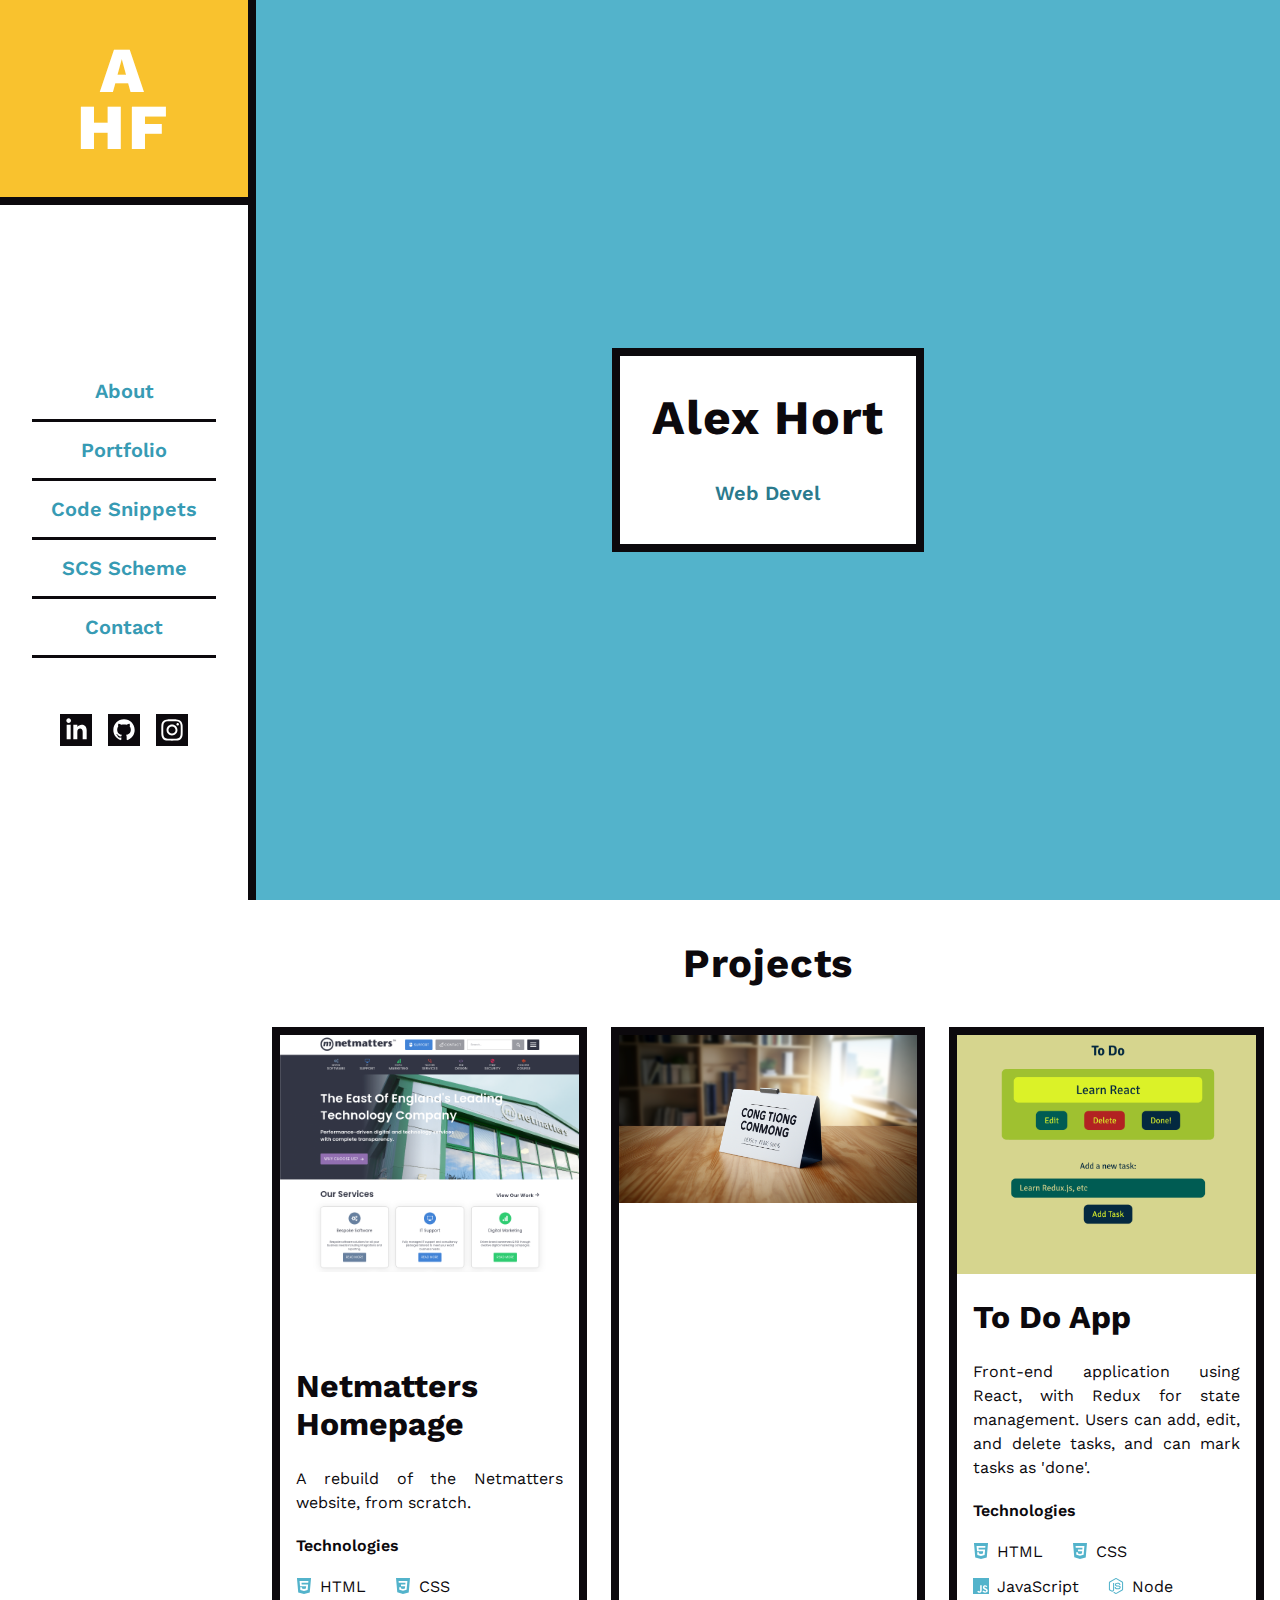
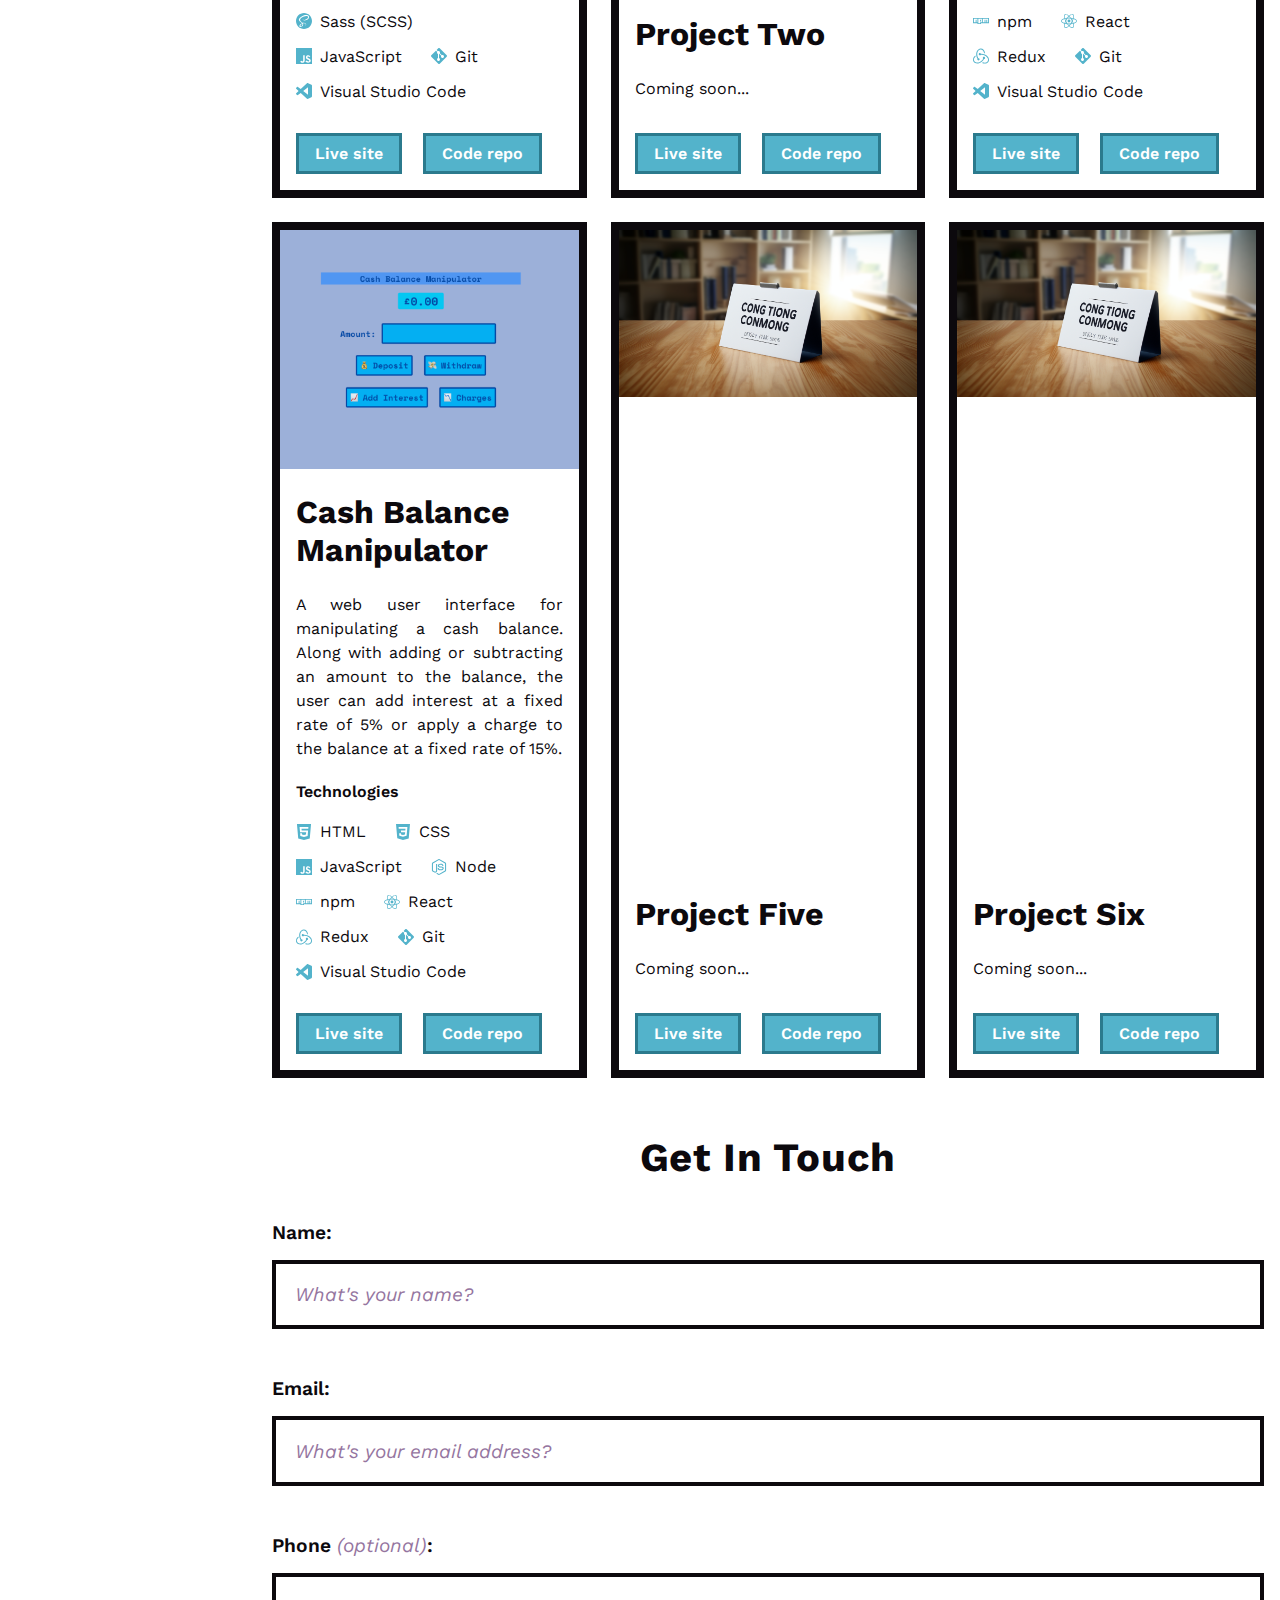
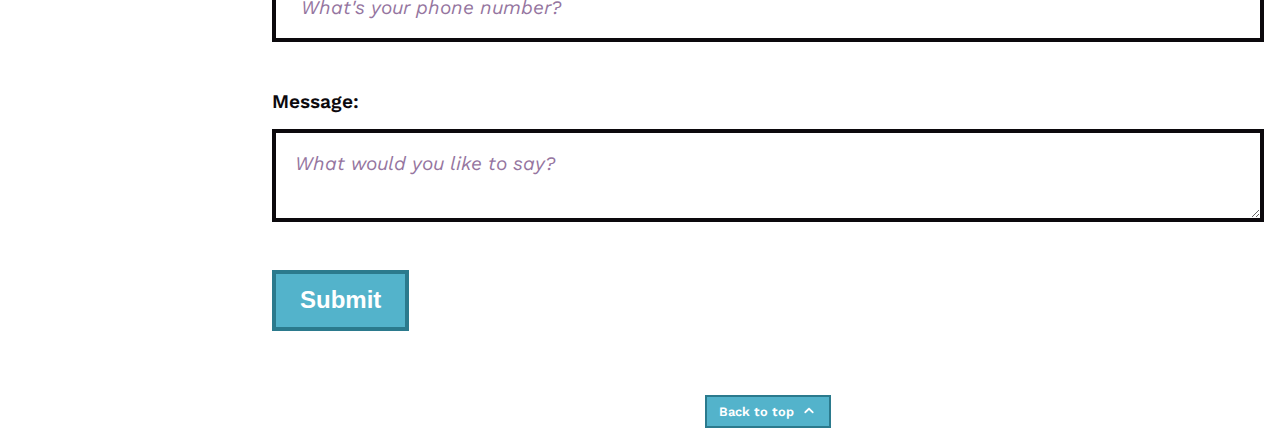
<file: index.html>
<!DOCTYPE html>
<html lang="en">

<head>
    <meta charset="UTF-8">
    <meta http-equiv="X-UA-Compatible" content="IE=edge">
    <meta name="viewport" content="width=device-width, initial-scale=1.0">

    <title>Alex Hort-Francis | SCS Portfolio</title>

    <link rel="apple-touch-icon" sizes="180x180" href="favicon/apple-touch-icon.png">
    <link rel="icon" type="image/png" sizes="32x32" href="favicon/favicon-32x32.png">
    <link rel="icon" type="image/png" sizes="16x16" href="favicon/favicon-16x16.png">
    <link rel="manifest" href="/site.webmanifest">

    <meta name="description"
        content="Alex Hort-Francis - Web Developer & Technology Consultant. Explore projects, code snippets, and get in touch.">
    <meta name="keywords"
        content="Alex Hort-Francis, Web Developer, Technology Consultant, Portfolio, Projects, Code Snippets">

    <!-- Open Graph tags for social media sharing -->
    <meta property="og:title" content="Alex Hort-Francis | SCS Portfolio">
    <meta property="og:description"
        content="Web Developer & Technology Consultant. Check out my projects and get in touch!">
    <meta property="og:image" content="images/profile-picture.jpeg">
    <meta property="og:url" content="https://alex-hort-francis.netmatters-scs.co.uk/">
    <meta property="og:type" content="website">

    <link type="text/css" rel="stylesheet" href="css/application.css">
    <link rel="preconnect" href="https://fonts.googleapis.com">
    <link rel="preconnect" href="https://fonts.gstatic.com" crossorigin>
    <link href="https://fonts.googleapis.com/css2?family=Work+Sans:ital,wght@0,400;0,600;0,800;1,400;1,600&display=swap"
        rel="stylesheet">
</head>

<body id="top">

    <!-- 'Burger' button to access primary navigation -->
    <button aria-hidden="true" class="primary-nav__menu-button">
        <svg viewBox="0 0 100 100" aria-hidden="true">
            <g class="primary-nav__menu-button-burger-lines">
                <line x1="20" y1="25" x2="80" y2="25" />
                <line x1="20" y1="50" x2="80" y2="50" />
                <line x1="20" y1="75" x2="80" y2="75" />
            </g>
            <g class="primary-nav__menu-button-cross-lines primary-nav__menu-button-cross-lines--hidden">
                <line x1="28" y1="28" x2="72" y2="72" />
                <line x1="28" y1="72" x2="72" y2="28" />
            </g>
        </svg>
    </button>

    <!-- Primary navigation -->
    <aside>
        <nav class="primary-nav primary-nav--hidden">

            <a href="index.html" class="primary-nav__logo"><span>A</span><span>HF</span></a>

            <div class="primary-nav__vertical-flex-container">

                <ul class="primary-nav__subpages-menu"> <!-- Primary navigation -->
                    <li><a href="about.html">About</a></li>
                    <li><a href="index.html#projects">Portfolio</a></li>
                    <li><a href="code-snippets.html">Code Snippets</a></li>
                    <li><a href="scs-scheme.html">SCS Scheme</a></li>
                    <li><a href="index.html#contact">Contact</a></li>
                </ul>

                <ul class="primary-nav__social-media-menu">
                    <li>
                        <a href="https://www.linkedin.com/in/hortfrancis" target="_blank" aria-label="LinkedIn"
                            class="primary-nav__social-media-link primary-nav__social-media-link--linkedin">
                            <svg xmlns="http://www.w3.org/2000/svg" width="24" height="24" viewBox="0 0 24 24"
                                focusable="false" role="img">
                                <title>LinkedIn</title>
                                <path
                                    d="M0 0v24h24v-24h-24zm8 19h-3v-11h3v11zm-1.5-12.268c-.966 0-1.75-.79-1.75-1.764s.784-1.764 1.75-1.764 1.75.79 1.75 1.764-.783 1.764-1.75 1.764zm13.5 12.268h-3v-5.604c0-3.368-4-3.113-4 0v5.604h-3v-11h3v1.765c1.397-2.586 7-2.777 7 2.476v6.759z" />
                            </svg>
                        </a>
                    </li>
                    <li>
                        <a href="https://github.com/hortfrancis" target="_blank" aria-label="GitHub"
                            class="primary-nav__social-media-link primary-nav__social-media-link--github">
                            <svg xmlns="http://www.w3.org/2000/svg" width="24" height="24" viewBox="0 0 24 24"
                                focusable="false" role="img">
                                <title>GitHub</title>
                                <path
                                    d="M0 0v24h24v-24h-24zm14.534 19.59c-.406.078-.534-.171-.534-.384v-2.195c0-.747-.262-1.233-.55-1.481 1.782-.198 3.654-.875 3.654-3.947 0-.874-.311-1.588-.824-2.147.083-.202.357-1.016-.079-2.117 0 0-.671-.215-2.198.82-.639-.18-1.323-.267-2.003-.271-.68.003-1.364.091-2.003.269-1.528-1.035-2.2-.82-2.2-.82-.434 1.102-.16 1.915-.077 2.118-.512.56-.824 1.273-.824 2.147 0 3.064 1.867 3.751 3.645 3.954-.229.2-.436.552-.508 1.07-.457.204-1.614.557-2.328-.666 0 0-.423-.768-1.227-.825 0 0-.78-.01-.055.487 0 0 .525.246.889 1.17 0 0 .463 1.428 2.688.944v1.489c0 .211-.129.459-.528.385-3.18-1.057-5.472-4.056-5.472-7.59 0-4.419 3.582-8 8-8s8 3.581 8 8c0 3.533-2.289 6.531-5.466 7.59z" />
                            </svg>
                        </a>
                    </li>
                    <li>
                        <a href="https://www.instagram.com/hortfrancis/" target="_blank" aria-label="Instagram"
                            class="primary-nav__social-media-link primary-nav__social-media-link--instagram">
                            <svg xmlns="http://www.w3.org/2000/svg" width="24" height="24" viewBox="0 0 24 24"
                                focusable="false" role="img">
                                <title>Instagram</title>
                                <path
                                    d="M14.667 12c0 1.473-1.194 2.667-2.667 2.667-1.473 0-2.667-1.193-2.667-2.667 0-1.473 1.194-2.667 2.667-2.667 1.473 0 2.667 1.194 2.667 2.667zm3.846-3.232c.038.843.046 1.096.046 3.232s-.008 2.389-.046 3.233c-.1 2.15-1.109 3.181-3.279 3.279-.844.038-1.097.047-3.234.047-2.136 0-2.39-.008-3.232-.046-2.174-.099-3.181-1.132-3.279-3.279-.039-.845-.048-1.098-.048-3.234s.009-2.389.047-3.232c.099-2.152 1.109-3.181 3.279-3.279.844-.039 1.097-.047 3.233-.047s2.39.008 3.233.046c2.168.099 3.18 1.128 3.28 3.28zm-2.405 3.232c0-2.269-1.84-4.108-4.108-4.108-2.269 0-4.108 1.839-4.108 4.108 0 2.269 1.84 4.108 4.108 4.108 2.269 0 4.108-1.839 4.108-4.108zm1.122-4.27c0-.53-.43-.96-.96-.96s-.96.43-.96.96.43.96.96.96c.531 0 .96-.43.96-.96zm6.77-7.73v24h-24v-24h24zm-4 12c0-2.172-.009-2.445-.048-3.298-.131-2.902-1.745-4.52-4.653-4.653-.854-.04-1.126-.049-3.299-.049s-2.444.009-3.298.048c-2.906.133-4.52 1.745-4.654 4.653-.039.854-.048 1.127-.048 3.299 0 2.173.009 2.445.048 3.298.134 2.906 1.746 4.521 4.654 4.654.854.039 1.125.048 3.298.048s2.445-.009 3.299-.048c2.902-.133 4.522-1.745 4.653-4.654.039-.853.048-1.125.048-3.298z" />
                            </svg>
                        </a>
                    </li>
                </ul>

            </div>

        </nav>
    </aside>

    <!-- Main page content -->
    <div class="layout-vertical-flex-container">

        <header>
            <div id="banner">
                <hgroup class="banner__heading-group">
                    <h1 class="banner__heading">Alex <span class="no-line-break">Hort-Francis</span></h1>
                    <p class="banner__subheading">Web Developer & <span class="no-line-break">Technology
                            Consultant</span>
                    </p>
                </hgroup>
                <!-- Typewriter text animation for banner__heading & banner__subheading -->
                <script src="js/typewriterText.js"></script>
            </div>
        </header>

        <main>
            <section id="projects">

                <h2>Projects</h2>

                <div class="projects__layout-grid-container">

                    <section class="projects__card">
                        <img src="images/projects/netmatters-homepage-screenshot.png"
                            alt="Netmatters homepage project" />
                        <div class="projects__card-text-area">
                            <h3>Netmatters Homepage</h3>
                            <p>A rebuild of the Netmatters website, from scratch.</p>
                            <h4>Technologies</h4>
                            <ul class="projects__card-tech-list">
                                <li><svg class="icon">
                                        <use href="icons/symbol-defs.svg#icon-html-five"></use>
                                    </svg>HTML</li>
                                <li><svg class="icon">
                                        <use href="icons/symbol-defs.svg#icon-css3"></use>
                                    </svg>CSS</li>
                                <li><svg class="icon">
                                        <use href="icons/symbol-defs.svg#icon-sass"></use>
                                    </svg>Sass (SCSS)</li>
                                <li><svg class="icon">
                                        <use href="icons/symbol-defs.svg#icon-javascript"></use>
                                    </svg>JavaScript</li>
                                <li><svg class="icon">
                                        <use href="icons/symbol-defs.svg#icon-git"></use>
                                    </svg>Git</li>
                                <li><svg class="icon">
                                        <use href="icons/symbol-defs.svg#icon-vscode"></use>
                                    </svg>Visual Studio Code</li>
                            </ul>
                            <a href="https://netmatters.alex-hort-francis.netmatters-scs.co.uk/" target="_blank"
                                class="projects__card-button">Live site</a>
                            <a href="https://github.com/hortfrancis/netmatters-homepage" target="_blank"
                                class="projects__card-button">Code repo</a>
                        </div>
                    </section>

                    <section class="projects__card">
                        <img src="images/projects/project-coming-soon.png" alt="Project coming soon" />
                        <div class="projects__card-text-area">
                            <h3>Project Two</h3>
                            <p>Coming soon...</p>
                            <a href="#" class="projects__card-button">Live site</a>
                            <a href="#" class="projects__card-button">Code repo</a>
                        </div>
                    </section>

                    <section class="projects__card">
                        <img src="images/projects/to-do-app-screenshot.png" alt="Project coming soon" />
                        <div class="projects__card-text-area">
                            <h3>To Do App</h3>
                            <p>Front-end application using React, with Redux for state management. Users can add, edit,
                                and delete tasks, and can mark tasks as 'done'.</p>
                            <h4>Technologies</h4>
                            <ul class="projects__card-tech-list">
                                <li><svg class="icon">
                                        <use href="icons/symbol-defs.svg#icon-html-five"></use>
                                    </svg>HTML</li>
                                <li><svg class="icon">
                                        <use href="icons/symbol-defs.svg#icon-css3"></use>
                                    </svg>CSS</li>
                                <li><svg class="icon">
                                        <use href="icons/symbol-defs.svg#icon-javascript"></use>
                                    </svg>JavaScript</li>
                                <li><svg class="icon">
                                        <use href="icons/symbol-defs.svg#icon-node-js"></use>
                                    </svg>Node</li>
                                <li><svg class="icon">
                                        <use href="icons/symbol-defs.svg#icon-npm"></use>
                                    </svg>npm</li>
                                <li><svg class="icon">
                                        <use href="icons/symbol-defs.svg#icon-react"></use>
                                    </svg>React</li>
                                <li><svg class="icon">
                                        <use href="icons/symbol-defs.svg#icon-redux"></use>
                                    </svg>Redux</li>
                                <li><svg class="icon">
                                        <use href="icons/symbol-defs.svg#icon-git"></use>
                                    </svg>Git</li>
                                <li><svg class="icon">
                                        <use href="icons/symbol-defs.svg#icon-vscode"></use>
                                    </svg>Visual Studio Code</li>
                            </ul>
                            <a href="https://hortfrancis.github.io/to-do-app/" target="_blank"
                                class="projects__card-button">Live site</a>
                            <a href="https://github.com/hortfrancis/to-do-app" target="_blank"
                                class="projects__card-button">Code repo</a>
                        </div>
                    </section>

                    <section class="projects__card">
                        <img src="images/projects/cash-balance-manipulator-screenshot.png" alt="Project coming soon" />
                        <div class="projects__card-text-area">
                            <h3>Cash Balance Manipulator</h3>
                            <p>A web user interface for manipulating a cash balance.
                                Along with adding or subtracting an amount to the balance, the user can add interest at
                                a fixed rate of 5% or apply a charge to the balance at a fixed rate of 15%.</p>
                            <h4>Technologies</h4>
                            <ul class="projects__card-tech-list">
                                <li><svg class="icon">
                                        <use href="icons/symbol-defs.svg#icon-html-five"></use>
                                    </svg>HTML</li>
                                <li><svg class="icon">
                                        <use href="icons/symbol-defs.svg#icon-css3"></use>
                                    </svg>CSS</li>
                                <li><svg class="icon">
                                        <use href="icons/symbol-defs.svg#icon-javascript"></use>
                                    </svg>JavaScript</li>
                                <li><svg class="icon">
                                        <use href="icons/symbol-defs.svg#icon-node-js"></use>
                                    </svg>Node</li>
                                <li><svg class="icon">
                                        <use href="icons/symbol-defs.svg#icon-npm"></use>
                                    </svg>npm</li>
                                <li><svg class="icon">
                                        <use href="icons/symbol-defs.svg#icon-react"></use>
                                    </svg>React</li>
                                <li><svg class="icon">
                                        <use href="icons/symbol-defs.svg#icon-redux"></use>
                                    </svg>Redux</li>
                                <li><svg class="icon">
                                        <use href="icons/symbol-defs.svg#icon-git"></use>
                                    </svg>Git</li>
                                <li><svg class="icon">
                                        <use href="icons/symbol-defs.svg#icon-vscode"></use>
                                    </svg>Visual Studio Code</li>
                            </ul>
                            <a href="https://hortfrancis.github.io/cash-balance-manipulator/" target="_blank"
                                class="projects__card-button">Live site</a>
                            <a href="https://github.com/hortfrancis/cash-balance-manipulator" target="_blank"
                                class="projects__card-button">Code repo</a>
                        </div>
                    </section>

                    <section class="projects__card">
                        <img src="images/projects/project-coming-soon.png" alt="Project coming soon" />
                        <div class="projects__card-text-area">
                            <h3>Project Five</h3>
                            <p>Coming soon...</p>
                            <a href="#" class="projects__card-button">Live site</a>
                            <a href="#" class="projects__card-button">Code repo</a>
                        </div>
                    </section>

                    <section class="projects__card">
                        <img src="images/projects/project-coming-soon.png" alt="Project coming soon" />
                        <div class="projects__card-text-area">
                            <h3>Project Six</h3>
                            <p>Coming soon...</p>
                            <a href="#" class="projects__card-button">Live site</a>
                            <a href="#" class="projects__card-button">Code repo</a>
                        </div>
                    </section>

                </div>
            </section>

            <div id="contact" class="contact-form">
                <form id="contact-form">

                    <h2>Get In Touch</h2>
                    <div class="contact-form__validation-event-delegator">
                        <div class="contact-form__input-group">
                            <label for="contact-form-name">Name</label>
                            <input type="text" id="contact-form-name" name="name" required
                                placeholder="What's your name?">
                            <span class="contact-form__error-indicator contact-form__error-indicator--hidden">Don't
                                forget to leave your name</span>
                        </div>

                        <div class="contact-form__input-group">
                            <label for="contact-form-email">Email</label>
                            <input type="email" id="contact-form-email" name="email" required
                                pattern="^[a-zA-Z0-9._\-]+@[a-zA-Z0-9.\-]+\.[a-zA-Z]{2,6}$"
                                placeholder="What's your email address?">
                            <span class="contact-form__error-indicator contact-form__error-indicator--hidden">Don't
                                forget to leave your correct email address</span>
                        </div>

                        <div class="contact-form__input-group">
                            <label for="contact-form-phone">Phone <i>(optional)</i></label>
                            <input type="tel" id="contact-form-phone" name="phone"
                                pattern="(\+?\d{1,4}[\s\-]?)?(\(?[\d\s\-]{1,}?\)?[\s\-]?)?[\d\s\-]{5,15}"
                                placeholder=" What's your phone number?">
                            <span class="contact-form__error-indicator contact-form__error-indicator--hidden">Your phone
                                number seems miss-typed</span>
                        </div>

                        <div class="contact-form__input-group">
                            <label for="contact-form-message">Message</label>
                            <textarea id="contact-form-message" name="message" required
                                placeholder="What would you like to say?"></textarea>
                            <span class="contact-form__error-indicator contact-form__error-indicator--hidden">Don't
                                forget to leave a message</span>
                        </div>
                    </div>
                    <div class="contact-form__input-group">
                        <button type="submit">Submit</button>
                    </div>

                </form>
            </div>
        </main>

        <footer class="footer">

            <a href="#top" class="footer__back-to-top-link">Back to top
                <svg class="icon">
                    <use href="icons/symbol-defs.svg#icon-chevron-up"></use>
                </svg>
            </a>

        </footer>
    </div>

    <!-- JavaScript script imports -->
    <script src="js/navMenuToggle.js"></script>
    <script src="js/contactFormValidation.js"></script>
    <script src="js/contactFormSuccessIndicator.js"></script>
</body>

</html>
</file>
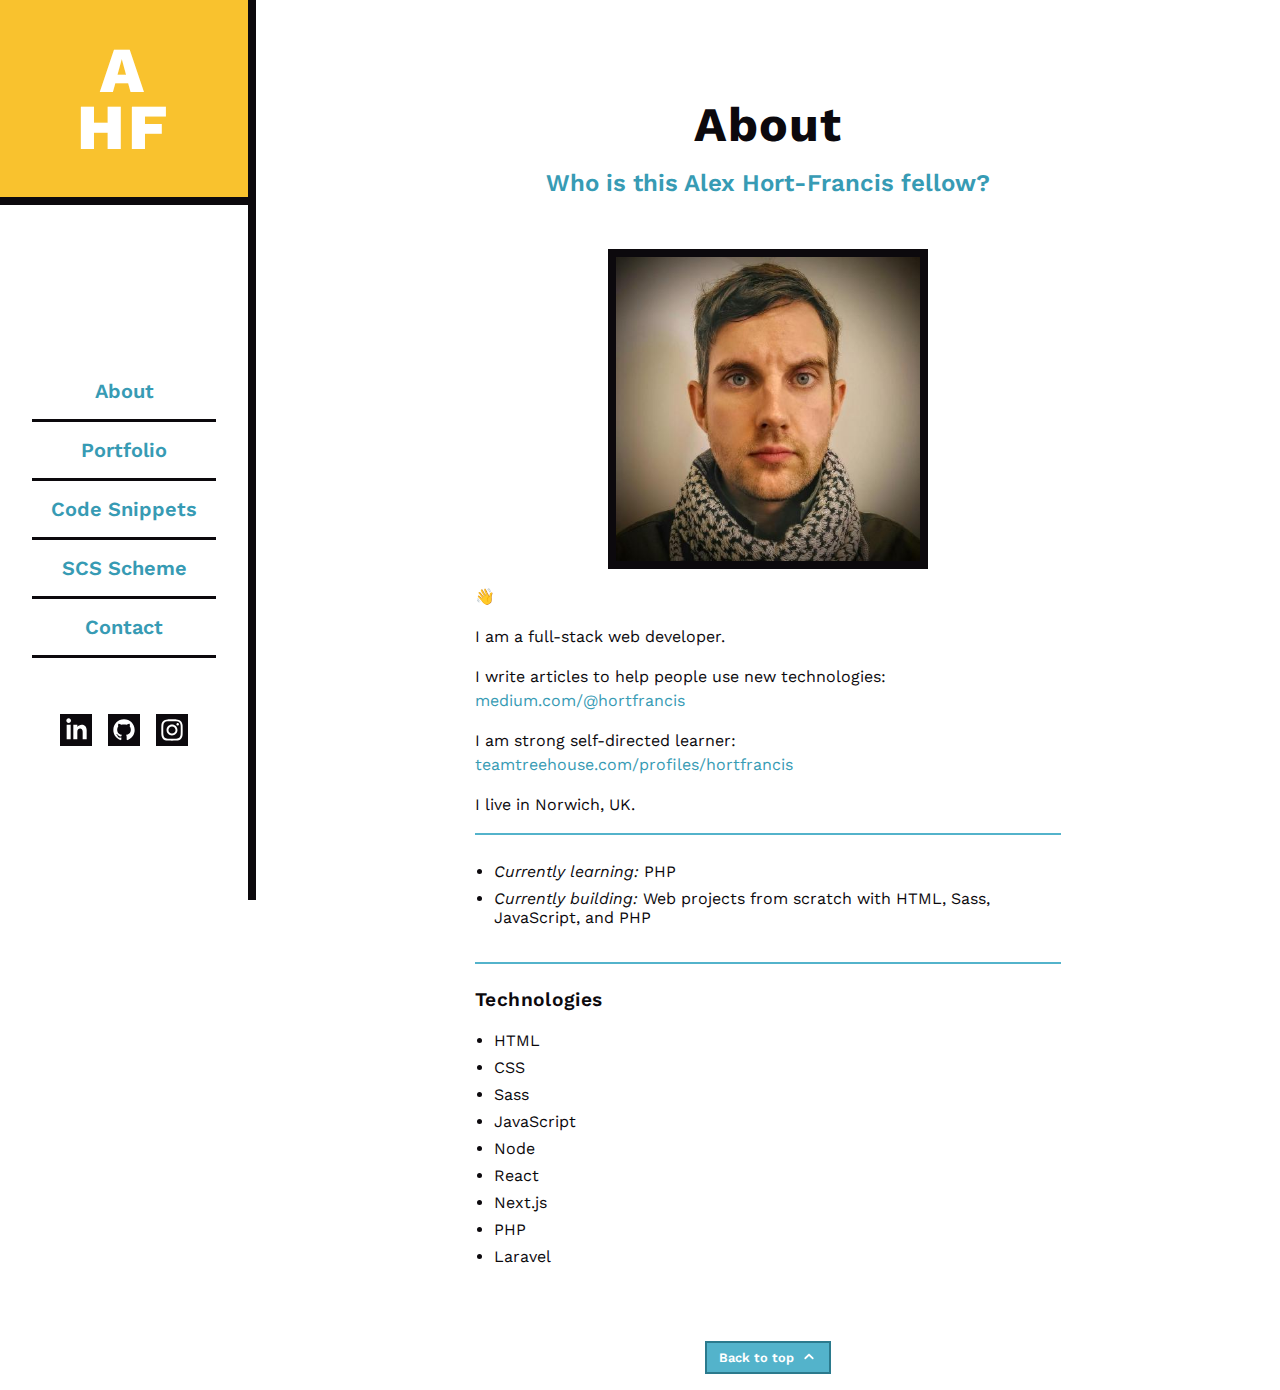
<file: about.html>
<!DOCTYPE html>
<html lang="en">

<head>
    <meta charset="UTF-8">
    <meta http-equiv="X-UA-Compatible" content="IE=edge">
    <meta name="viewport" content="width=device-width, initial-scale=1.0">

    <title>About | Alex Hort-Francis | SCS Portfolio</title>

    <link rel="apple-touch-icon" sizes="180x180" href="favicon/apple-touch-icon.png">
    <link rel="icon" type="image/png" sizes="32x32" href="favicon/favicon-32x32.png">
    <link rel="icon" type="image/png" sizes="16x16" href="favicon/favicon-16x16.png">
    <link rel="manifest" href="site.webmanifest">

    <meta name="description"
        content="Learn more about Alex Hort-Francis - a full-stack web developer based in Norwich, UK. Discover his skills, what he's currently learning, and more.">
    <meta name="keywords"
        content="Alex Hort-Francis, Web Developer, Full-Stack, Norwich, UK, About, Profile, Technology">

    <!-- Open Graph tags for social media sharing -->
    <meta property="og:title" content="About Alex Hort-Francis - Full-Stack Web Developer">
    <meta property="og:description"
        content="Discover more about Alex Hort-Francis, a self-directed full-stack web developer based in Norwich, UK. Learn about his skills, recent projects, and passions.">
    <meta property="og:image" content="images/profile-picture.jpeg">
    <meta property="og:url" content="https://alex-hort-francis.netmatters-scs.co.uk/about.html">
    <meta property="og:type" content="website">

    <link type="text/css" rel="stylesheet" href="css/application.css">
    <link rel="preconnect" href="https://fonts.googleapis.com">
    <link rel="preconnect" href="https://fonts.gstatic.com" crossorigin>
    <link href="https://fonts.googleapis.com/css2?family=Work+Sans:ital,wght@0,400;0,600;0,800;1,400;1,600&display=swap"
        rel="stylesheet">
</head>

<body id="top">

    <!-- 'Burger' button to access primary navigation -->
    <button aria-hidden="true" class="primary-nav__menu-button">
        <svg viewBox="0 0 100 100" aria-hidden="true">
            <g class="primary-nav__menu-button-burger-lines">
                <line x1="20" y1="25" x2="80" y2="25" />
                <line x1="20" y1="50" x2="80" y2="50" />
                <line x1="20" y1="75" x2="80" y2="75" />
            </g>
            <g class="primary-nav__menu-button-cross-lines primary-nav__menu-button-cross-lines--hidden">
                <line x1="28" y1="28" x2="72" y2="72" />
                <line x1="28" y1="72" x2="72" y2="28" />
            </g>
        </svg>
    </button>

    <!-- Primary navigation -->
    <aside>
        <nav class="primary-nav primary-nav--hidden">

            <a href="index.php" class="primary-nav__logo"><span>A</span><span>HF</span></a>

            <div class="primary-nav__vertical-flex-container">

                <ul class="primary-nav__subpages-menu"> <!-- Primary navigation -->
                    <li><a href="about.html">About</a></li>
                    <li><a href="index.php#projects">Portfolio</a></li>
                    <li><a href="code-snippets.html">Code Snippets</a></li>
                    <li><a href="scs-scheme.html">SCS Scheme</a></li>
                    <li><a href="index.php#contact">Contact</a></li>
                </ul>

                <ul class="primary-nav__social-media-menu">
                    <li>
                        <a href="https://www.linkedin.com/in/hortfrancis" target="_blank" aria-label="LinkedIn"
                            class="primary-nav__social-media-link primary-nav__social-media-link--linkedin">
                            <svg xmlns="http://www.w3.org/2000/svg" width="24" height="24" viewBox="0 0 24 24"
                                focusable="false" role="img">
                                <title>LinkedIn</title>
                                <path
                                    d="M0 0v24h24v-24h-24zm8 19h-3v-11h3v11zm-1.5-12.268c-.966 0-1.75-.79-1.75-1.764s.784-1.764 1.75-1.764 1.75.79 1.75 1.764-.783 1.764-1.75 1.764zm13.5 12.268h-3v-5.604c0-3.368-4-3.113-4 0v5.604h-3v-11h3v1.765c1.397-2.586 7-2.777 7 2.476v6.759z" />
                            </svg>
                        </a>
                    </li>
                    <li>
                        <a href="https://github.com/hortfrancis" target="_blank" aria-label="GitHub"
                            class="primary-nav__social-media-link primary-nav__social-media-link--github">
                            <svg xmlns="http://www.w3.org/2000/svg" width="24" height="24" viewBox="0 0 24 24"
                                focusable="false" role="img">
                                <title>GitHub</title>
                                <path
                                    d="M0 0v24h24v-24h-24zm14.534 19.59c-.406.078-.534-.171-.534-.384v-2.195c0-.747-.262-1.233-.55-1.481 1.782-.198 3.654-.875 3.654-3.947 0-.874-.311-1.588-.824-2.147.083-.202.357-1.016-.079-2.117 0 0-.671-.215-2.198.82-.639-.18-1.323-.267-2.003-.271-.68.003-1.364.091-2.003.269-1.528-1.035-2.2-.82-2.2-.82-.434 1.102-.16 1.915-.077 2.118-.512.56-.824 1.273-.824 2.147 0 3.064 1.867 3.751 3.645 3.954-.229.2-.436.552-.508 1.07-.457.204-1.614.557-2.328-.666 0 0-.423-.768-1.227-.825 0 0-.78-.01-.055.487 0 0 .525.246.889 1.17 0 0 .463 1.428 2.688.944v1.489c0 .211-.129.459-.528.385-3.18-1.057-5.472-4.056-5.472-7.59 0-4.419 3.582-8 8-8s8 3.581 8 8c0 3.533-2.289 6.531-5.466 7.59z" />
                            </svg>
                        </a>
                    </li>
                    <li>
                        <a href="https://www.instagram.com/hortfrancis/" target="_blank" aria-label="Instagram"
                            class="primary-nav__social-media-link primary-nav__social-media-link--instagram">
                            <svg xmlns="http://www.w3.org/2000/svg" width="24" height="24" viewBox="0 0 24 24"
                                focusable="false" role="img">
                                <title>Instagram</title>
                                <path
                                    d="M14.667 12c0 1.473-1.194 2.667-2.667 2.667-1.473 0-2.667-1.193-2.667-2.667 0-1.473 1.194-2.667 2.667-2.667 1.473 0 2.667 1.194 2.667 2.667zm3.846-3.232c.038.843.046 1.096.046 3.232s-.008 2.389-.046 3.233c-.1 2.15-1.109 3.181-3.279 3.279-.844.038-1.097.047-3.234.047-2.136 0-2.39-.008-3.232-.046-2.174-.099-3.181-1.132-3.279-3.279-.039-.845-.048-1.098-.048-3.234s.009-2.389.047-3.232c.099-2.152 1.109-3.181 3.279-3.279.844-.039 1.097-.047 3.233-.047s2.39.008 3.233.046c2.168.099 3.18 1.128 3.28 3.28zm-2.405 3.232c0-2.269-1.84-4.108-4.108-4.108-2.269 0-4.108 1.839-4.108 4.108 0 2.269 1.84 4.108 4.108 4.108 2.269 0 4.108-1.839 4.108-4.108zm1.122-4.27c0-.53-.43-.96-.96-.96s-.96.43-.96.96.43.96.96.96c.531 0 .96-.43.96-.96zm6.77-7.73v24h-24v-24h24zm-4 12c0-2.172-.009-2.445-.048-3.298-.131-2.902-1.745-4.52-4.653-4.653-.854-.04-1.126-.049-3.299-.049s-2.444.009-3.298.048c-2.906.133-4.52 1.745-4.654 4.653-.039.854-.048 1.127-.048 3.299 0 2.173.009 2.445.048 3.298.134 2.906 1.746 4.521 4.654 4.654.854.039 1.125.048 3.298.048s2.445-.009 3.299-.048c2.902-.133 4.522-1.745 4.653-4.654.039-.853.048-1.125.048-3.298z" />
                            </svg>
                        </a>
                    </li>
                </ul>

            </div>

        </nav>
    </aside>

    <!-- Main page content -->
    <div class="layout-vertical-flex-container">
        <div class="subpage__layout-horizontal-container">

            <header>
                <hgroup class="subpage__heading-group">
                    <h1>About</h1>
                    <p class="subpage__subheading">Who is this Alex Hort-Francis fellow?</p>
                </hgroup>
            </header>

            <main class="subpage">

                <div class="subpage__image-container">
                    <img src="images/profile-picture.jpeg" alt="Alex Hort-Francis" />
                </div>

                <p>👋</p>

                <p>I am a full-stack web developer.</p>

                <p>I write articles to help people use new technologies:<br> <a href="https://medium.com/@hortfrancis"
                        target="_blank">medium.com/@hortfrancis</a></p>

                <p>I am strong self-directed learner:<br><a href="https://teamtreehouse.com/profiles/hortfrancis"
                        target="_blank">teamtreehouse.com/profiles/hortfrancis</a></p>

                <p>I live in Norwich, UK.</p>

                <hr>

                <ul>
                    <li><i>Currently learning:</i> PHP</li>
                    <li><i>Currently building:</i> Web projects from scratch with HTML, Sass, JavaScript, and PHP
                    </li>
                </ul>

                <hr>

                <h2 class="subpage__subheading--small">Technologies</h2>
                <ul>
                    <li>HTML</li>
                    <li>CSS</li>
                    <li>Sass</li>
                    <li>JavaScript</li>
                    <li>Node</li>
                    <li>React</li>
                    <li>Next.js</li>
                    <li>PHP</li>
                    <li>Laravel</li>
                </ul>

            </main>
        </div>

        <footer class="footer">
            <a href="#top" class="footer__back-to-top-link">Back to top
                <svg class="icon">
                    <use href="icons/symbol-defs.svg#icon-chevron-up"></use>
                </svg>
            </a>
        </footer>

    </div>

    <!-- JavaScript script import -->
    <script src="js/navMenuToggle.js"></script>
</body>

</html>
</file>
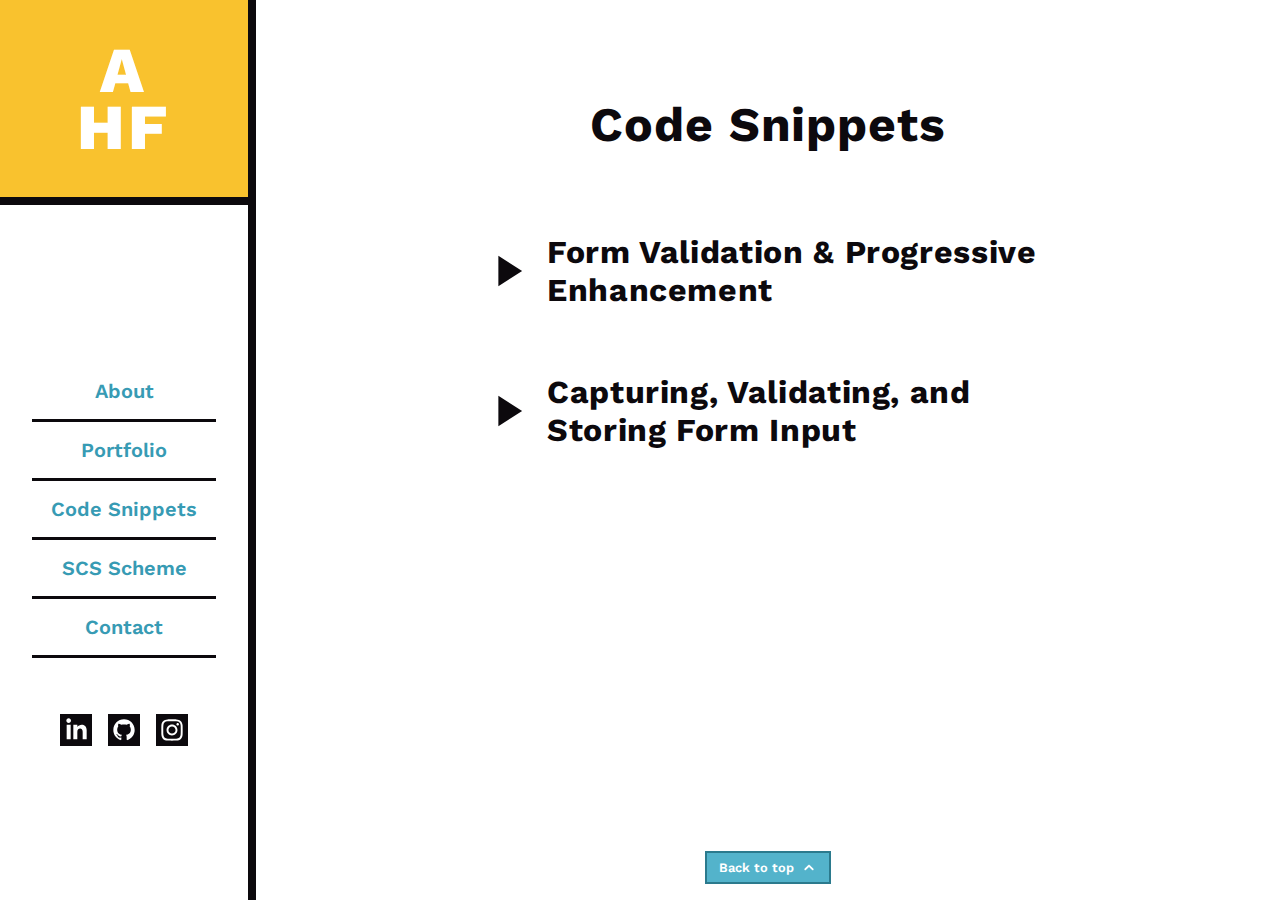
<file: code-snippets.html>
<!DOCTYPE html>
<html lang="en">

<head>
    <meta charset="UTF-8">
    <meta http-equiv="X-UA-Compatible" content="IE=edge">
    <meta name="viewport" content="width=device-width, initial-scale=1.0">

    <title>Code Snippets | Alex Hort-Francis | SCS Portfolio</title>

    <link rel="apple-touch-icon" sizes="180x180" href="favicon/apple-touch-icon.png">
    <link rel="icon" type="image/png" sizes="32x32" href="favicon/favicon-32x32.png">
    <link rel="icon" type="image/png" sizes="16x16" href="favicon/favicon-16x16.png">
    <link rel="manifest" href="site.webmanifest">

    <meta name="description"
        content="Explore a collection of code snippets and technical solutions by Alex Hort-Francis. Discover insights into various programming challenges and techniques.">
    <meta name="keywords"
        content="Alex Hort-Francis, Code Snippets, Programming Techniques, Web Development, Solutions, Code Examples">

    <!-- Open Graph meta tags for social media previews -->
    <meta property="og:title" content="Code Snippets | Alex Hort-Francis">
    <meta property="og:description"
        content="Dive into a curated set of code snippets by Alex Hort-Francis, showcasing various programming techniques and solutions.">
    <meta property="og:image" content="images/profile-picture.jpeg">
    <meta property="og:url" content="https://alex-hort-francis.netmatters-scs.co.uk/code-snippets.html">
    <meta property="og:type" content="website">

    <link type="text/css" rel="stylesheet" href="css/application.css">
    <link rel="preconnect" href="https://fonts.googleapis.com">
    <link rel="preconnect" href="https://fonts.gstatic.com" crossorigin>
    <link href="https://fonts.googleapis.com/css2?family=Work+Sans:ital,wght@0,400;0,600;0,800;1,400;1,600&display=swap"
        rel="stylesheet">
    <link href="https://fonts.googleapis.com/css2?family=JetBrains+Mono:ital,wght@0,400;0,600;1,600&display=swap"
        rel="stylesheet">
</head>

<body id="top">

    <!-- &apos;Burger' button to access primary navigation -->
    <button aria-hidden="true" class="primary-nav__menu-button">
        <svg viewBox="0 0 100 100" aria-hidden="true">
            <g class="primary-nav__menu-button-burger-lines">
                <line x1="20" y1="25" x2="80" y2="25" />
                <line x1="20" y1="50" x2="80" y2="50" />
                <line x1="20" y1="75" x2="80" y2="75" />
            </g>
            <g class="primary-nav__menu-button-cross-lines primary-nav__menu-button-cross-lines--hidden">
                <line x1="28" y1="28" x2="72" y2="72" />
                <line x1="28" y1="72" x2="72" y2="28" />
            </g>
        </svg>
    </button>

    <!-- Primary navigation -->
    <aside>
        <nav class="primary-nav primary-nav--hidden">

            <a href="index.php" class="primary-nav__logo"><span>A</span><span>HF</span></a>

            <div class="primary-nav__vertical-flex-container">

                <ul class="primary-nav__subpages-menu"> <!-- Primary navigation -->
                    <li><a href="about.html">About</a></li>
                    <li><a href="index.php#projects">Portfolio</a></li>
                    <li><a href="code-snippets.html">Code Snippets</a></li>
                    <li><a href="scs-scheme.html">SCS Scheme</a></li>
                    <li><a href="index.php#contact">Contact</a></li>
                </ul>

                <ul class="primary-nav__social-media-menu">
                    <li>
                        <a href="https://www.linkedin.com/in/hortfrancis" target="_blank" aria-label="LinkedIn"
                            class="primary-nav__social-media-link primary-nav__social-media-link--linkedin">
                            <svg xmlns="http://www.w3.org/2000/svg" width="24" height="24" viewBox="0 0 24 24"
                                focusable="false" role="img">
                                <title>LinkedIn</title>
                                <path
                                    d="M0 0v24h24v-24h-24zm8 19h-3v-11h3v11zm-1.5-12.268c-.966 0-1.75-.79-1.75-1.764s.784-1.764 1.75-1.764 1.75.79 1.75 1.764-.783 1.764-1.75 1.764zm13.5 12.268h-3v-5.604c0-3.368-4-3.113-4 0v5.604h-3v-11h3v1.765c1.397-2.586 7-2.777 7 2.476v6.759z" />
                            </svg>
                        </a>
                    </li>
                    <li>
                        <a href="https://github.com/hortfrancis" target="_blank" aria-label="GitHub"
                            class="primary-nav__social-media-link primary-nav__social-media-link--github">
                            <svg xmlns="http://www.w3.org/2000/svg" width="24" height="24" viewBox="0 0 24 24"
                                focusable="false" role="img">
                                <title>GitHub</title>
                                <path
                                    d="M0 0v24h24v-24h-24zm14.534 19.59c-.406.078-.534-.171-.534-.384v-2.195c0-.747-.262-1.233-.55-1.481 1.782-.198 3.654-.875 3.654-3.947 0-.874-.311-1.588-.824-2.147.083-.202.357-1.016-.079-2.117 0 0-.671-.215-2.198.82-.639-.18-1.323-.267-2.003-.271-.68.003-1.364.091-2.003.269-1.528-1.035-2.2-.82-2.2-.82-.434 1.102-.16 1.915-.077 2.118-.512.56-.824 1.273-.824 2.147 0 3.064 1.867 3.751 3.645 3.954-.229.2-.436.552-.508 1.07-.457.204-1.614.557-2.328-.666 0 0-.423-.768-1.227-.825 0 0-.78-.01-.055.487 0 0 .525.246.889 1.17 0 0 .463 1.428 2.688.944v1.489c0 .211-.129.459-.528.385-3.18-1.057-5.472-4.056-5.472-7.59 0-4.419 3.582-8 8-8s8 3.581 8 8c0 3.533-2.289 6.531-5.466 7.59z" />
                            </svg>
                        </a>
                    </li>
                    <li>
                        <a href="https://www.instagram.com/hortfrancis/" target="_blank" aria-label="Instagram"
                            class="primary-nav__social-media-link primary-nav__social-media-link--instagram">
                            <svg xmlns="http://www.w3.org/2000/svg" width="24" height="24" viewBox="0 0 24 24"
                                focusable="false" role="img">
                                <title>Instagram</title>
                                <path
                                    d="M14.667 12c0 1.473-1.194 2.667-2.667 2.667-1.473 0-2.667-1.193-2.667-2.667 0-1.473 1.194-2.667 2.667-2.667 1.473 0 2.667 1.194 2.667 2.667zm3.846-3.232c.038.843.046 1.096.046 3.232s-.008 2.389-.046 3.233c-.1 2.15-1.109 3.181-3.279 3.279-.844.038-1.097.047-3.234.047-2.136 0-2.39-.008-3.232-.046-2.174-.099-3.181-1.132-3.279-3.279-.039-.845-.048-1.098-.048-3.234s.009-2.389.047-3.232c.099-2.152 1.109-3.181 3.279-3.279.844-.039 1.097-.047 3.233-.047s2.39.008 3.233.046c2.168.099 3.18 1.128 3.28 3.28zm-2.405 3.232c0-2.269-1.84-4.108-4.108-4.108-2.269 0-4.108 1.839-4.108 4.108 0 2.269 1.84 4.108 4.108 4.108 2.269 0 4.108-1.839 4.108-4.108zm1.122-4.27c0-.53-.43-.96-.96-.96s-.96.43-.96.96.43.96.96.96c.531 0 .96-.43.96-.96zm6.77-7.73v24h-24v-24h24zm-4 12c0-2.172-.009-2.445-.048-3.298-.131-2.902-1.745-4.52-4.653-4.653-.854-.04-1.126-.049-3.299-.049s-2.444.009-3.298.048c-2.906.133-4.52 1.745-4.654 4.653-.039.854-.048 1.127-.048 3.299 0 2.173.009 2.445.048 3.298.134 2.906 1.746 4.521 4.654 4.654.854.039 1.125.048 3.298.048s2.445-.009 3.299-.048c2.902-.133 4.522-1.745 4.653-4.654.039-.853.048-1.125.048-3.298z" />
                            </svg>
                        </a>
                    </li>
                </ul>

            </div>

        </nav>
    </aside>

    <!-- Main page content -->
    <div class="layout-vertical-flex-container">
        <div class="subpage__layout-horizontal-container">
            <div class="subpage">

                <header>
                    <hgroup class="subpage__heading-group">
                        <h1>Code Snippets</h1>
                    </hgroup>
                </header>

                <main class="subpage__content--coding-snippets">

                    <section class="subpage__accordion-section">

                        <div class="subpage__accordion-section-heading-group">
                            <button class="subpage__accordion-section-open-close-button">
                                <svg class="icon">
                                    <use href="icons/symbol-defs.svg#icon-arrow-right"></use>
                                </svg>
                            </button>
                            <h2>Form Validation & Progressive Enhancement</h2>
                        </div>

                        <div class="subpage__accordion-section-content">

                            <p>For the &lsquo;Contact&rsquo; form on the homepage of this portfolio site, I chose to dig
                                deeply
                                into form validation techniques, using a combination of browser-native validation and
                                additional
                                JavaScript.</p>

                            <p>HTML5 provides the <a
                                    href="https://developer.mozilla.org/en-US/docs/Web/HTML/Constraint_validation"
                                    target="_blank">&lsquo;Constraint Validation API&rsquo;</a>, which specifies input
                                types
                                for
                                basic pre-built input validation, and further custom validation with the
                                &lsquo;pattern&rsquo;
                                attribute — via <a href="https://en.wikipedia.org/wiki/Regular_expression"
                                    target="_blank">&lsquo;regular expression&rsquo; (&lsquo;regex&rsquo;)</a>.</p>

                            <p>I used <a href="https://en.wikipedia.org/wiki/Progressive_enhancement"
                                    target="_blank">&lsquo;progressive enhancement&rsquo;</a> to ensure data validation
                                is
                                always provided on the frontend, even if JavaScript is not available in the user&rsquo;s
                                browser, but additional validation feedback is provided if JavaScript is available to
                                improve
                                the form&rsquo;s user experience (UX).</p>

                            <p>The form fields themselves use the <code>required</code> attribute, with regex provided
                                in
                                the
                                <code>pattern</code> attribute.
                            </p>

                            <p>This design pattern still supports optional form fields, as demonstrated by the phone
                                number
                                field.</p>

                            <pre class="code-html"><code>
&lt;div id="contact" class="contact-form"&gt;
    &lt;form id="contact-form" action="#"&gt;

        &lt;h2&gt;Get In Touch&lt;/h2&gt;
        &lt;div class="contact-form__validation-event-delegator"&gt;
            &lt;div class="contact-form__input-group"&gt;
                &lt;label for="contact-form-name"&gt;Name&lt;/label&gt;
                &lt;input type="text" id="contact-form-name" name="name" <b>required</b>
                    placeholder="What's your name?"&gt;
                &lt;span class="contact-form__error-indicator contact-form__error-indicator--hidden"&gt;Don't forget to leave your name&lt;/span&gt;
            &lt;/div&gt;

            &lt;div class="contact-form__input-group"&gt;
                &lt;label for="contact-form-email"&gt;Email&lt;/label&gt;
                &lt;input type="email" id="contact-form-email" name="email" <b>required
                    pattern="^[a-zA-Z0-9._\-]+@[a-zA-Z0-9.\-]+\.[a-zA-Z]{2,6}$"</b>
                    placeholder="What's your email address?"&gt;
                &lt;span class="contact-form__error-indicator contact-form__error-indicator--hidden"&gt;Don't forget to leave your correct email address&lt;/span&gt;
            &lt;/div&gt;

            &lt;div class="contact-form__input-group"&gt;
                &lt;label for="contact-form-phone"&gt;Phone &lt;i&gt;(optional)&lt;/i&gt;&lt;/label&gt;
                &lt;input type="tel" id="contact-form-phone" name="phone"
                    <b>pattern="(\+?\d{1,4}[\s\-]?)?(\(?[\d\s\-]{1,}?\)?[\s\-]?)?[\d\s\-]{5,15}"</b>
                    placeholder=" What's your phone number?"&gt;
                &lt;span class="contact-form__error-indicator contact-form__error-indicator--hidden"&gt;Your phone number seems miss-typed&lt;/span&gt;
            &lt;/div&gt;

            &lt;div class="contact-form__input-group"&gt;
                &lt;label for="contact-form-message"&gt;Message&lt;/label&gt;
                &lt;textarea id="contact-form-message" name="message" <b>required</b>
                    placeholder="What would you like to say?"&gt;&lt;/textarea&gt;
                &lt;span class="contact-form__error-indicator contact-form__error-indicator--hidden"&gt;Don't forget to leave a message&lt;/span&gt;
            &lt;/div&gt;
        &lt;/div&gt;
        &lt;div class="contact-form__input-group"&gt;
            &lt;button type="submit"&gt;Submit&lt;/button&gt;
        &lt;/div&gt;

    &lt;/form&gt; 
&lt;/div&gt;
</code></pre>

                            <p>In a linked JavaScript file, a combination of event listeners and utility functions
                                provide a
                                more comprehensive UX. We start by abstracting the actual logic of how to show & hide
                                the
                                &lsquo;error indicators&rsquo; underneath each form field (which is done using a class
                                with
                                <code>display: none</code>):
                            </p>

                            <pre class="code-javascript"><code>
/* Utility functions to handle updating 'strong' signified state of form fields */

function showErrorIndicator(inputField) {
    inputField.parentElement.querySelector('.contact-form__error-indicator').classList.remove('contact-form__error-indicator--hidden');
}

function hideErrorIndicator(inputField) {
    inputField.parentElement.querySelector('.contact-form__error-indicator').classList.add('contact-form__error-indicator--hidden');
}
                    </code></pre>

                            <p>I used two levels of feedback: <strong>&lsquo;hard&rsquo;</strong> and
                                <strong>&lsquo;soft&rsquo;</strong>. Soft is for inline, hard
                                is on a field-by-field basis. We do this because we want to give the user immediate
                                feedback
                                while they are typing about whether the data they are providing will be accepted, but we
                                understand that they haven&rsquo;t actually finished typing yet. When the user navigates
                                away
                                from the form field, we want to give them &lsquo;hard&rsquo; feedback so they can
                                correct
                                their
                                input as they go, instead of having to do it all when they try to submit the form. This
                                approach
                                attempts to maximise useful feedback to the user without distracting or overloading
                                them.
                            </p>

                            <p>I created utility classes to manage these &lsquo;hard&rsquo; feedback states, to abstract
                                the
                                inner workings:</p>

                            <pre class="code-javascript"><code>
// Signify value is definitely valid 
function indicateHardValid(inputField) {
    inputField.classList.add('contact-form__input-field--definitely-valid');
}

// Signify value needs changing before submission
function indicateHardInvalid(inputField) {
    inputField.classList.add('contact-form__input-field--needs-changing');
}

// Remove strong visual signifiers on the form field
function removeHardValidate(inputField) {
    inputField.classList.remove('contact-form__input-field--definitely-valid', 'contact-form__input-field--needs-changing', 'contact-form__input-field--presubmission-invalid');
    hideErrorIndicator(inputField);
}
                    </code></pre>

                            <p>Next we add event listeners to the form itself. There are lots of different ways to do
                                this,
                                but
                                for
                                this form I created a <code>&lt;div&gt;</code> element that is &lsquo;delegated&rsquo;
                                event
                                listeners for
                                multiple
                                form fields —
                                rather than creating a separate event listener for each field.</p>

                            <p>We want to use the in-built, native <code>Element.checkValidity()</code> method, which is
                                part of
                                the
                                &lsquo;Constraint Validation API&rsquo; mentioned earlier. This checks whether the value
                                of
                                a
                                field is
                                valid, using the default type validation and other additional parameters that we can set
                                as
                                attributes in the HTML — remember: we want our form to validate to a minimum baseline
                                even
                                without JavaScript.</p>

                            <pre class="code-javascript"><code>
/* Event listeners for additional validation */

// Grab the contact form
const contactForm = document.querySelector('form#contact-form');
// Grab the &lt;div&gt; that contains form fields but not the submit &lt;button&gt;
const eventDelegatorDiv = contactForm.querySelector('.contact-form__validation-event-delegator');

// Per-field validation bound to 'focusout' event on form fields
eventDelegatorDiv.addEventListener('focusout', event => {
    
    if (<b>event.target.checkValidity()</b>) {
        indicateHardValid(event.target);
        hideErrorIndicator(event.target);
    }
    // Don't need an Else clause here, 
    // because `event.target.checkValidity()` causes an 'invalid' event if false
});

// If the user returns to a form field 
eventDelegatorDiv.addEventListener('focusin', event => {
    
    // Remove strong visual signifiers on the form field
    removeHardValidate(event.target);
});
                    </code></pre>

                            <p>&lsquo;invalid&rsquo; events do not &lsquo;bubble&rsquo; up the DOM, so we need to switch
                                our
                                event listener to trigger
                                on the <a
                                    href="https://developer.mozilla.org/en-US/docs/Learn/JavaScript/Building_blocks/Events#event_capture"
                                    target="_blank">&lsquo;capture phase&rsquo;</a> instead.</p>



                            <pre class="code-javascript"><code>
// Overwrite the existing 'invalid' event with custom functionality
eventDelegatorDiv.addEventListener('invalid', event => {

    // Prevent the browser-native feedback bubbles from appearing
    event.preventDefault();

    // Signify invalid value needs changing
    indicateHardInvalid(event.target);
}, {
    <b>// Capture-phase event, not a bubble-phase event
    capture: true</b>
});
                    </code></pre>

                            <p>In order to make use of the form&rsquo;s &lsquo;submit&rsquo; event, we give the form a
                                &lsquo;<code>novalidate</code>&rsquo; attribute.
                                It&rsquo;s important we do this in our JavaScript instead of our HTML to fit with our
                                &lsquo;progressive
                                enhancement&rsquo; approach.</p>

                            <p>We can include additional &lsquo;pre-submission&rsquo; validation rules in this
                                &lsquo;submit&rsquo; event handler. Using &lsquo;submit&rsquo; on the form, instead of
                                &lsquo;click&rsquo; on the button, means pressing enter on a text input still triggers a
                                &lsquo;submit&rsquo; event. By using an If statement, bound to
                                <code>contactForm.checkValidity()</code>, we are essentially 'rebuilding' the original
                                browser-native constraint validation, but now we can customise it to our liking (or
                                business
                                logic).
                            </p>

                            <pre class="code-javascript"><code>
// Deactivate default pre-submission validation behaviour
// (Browser native validation will still occur if JavaScript is disabled)
contactForm.setAttribute('novalidate', true);

// Final pre-submission validation
contactForm.addEventListener('submit', event => {

    if (!contactForm.checkValidity()) {

        // Manually prevent the form from submitting
        event.preventDefault();
        
        contactForm.querySelectorAll(':invalid').forEach(invalidField => {
            // Add a red border around each invalid field
            invalidField.classList.add('contact-form__input-field--presubmission-invalid');
            // Show the error indicator underneath each invalid field
            showErrorIndicator(invalidField);
        });

        // Ensure focus goes to the first invalid form field
        const nextInvalidFieldToFillIn = contactForm.querySelectorAll(':invalid')[0];
        nextInvalidFieldToFillIn.focus();
        showErrorIndicator(nextInvalidFieldToFillIn);

    } else {
        // If validation passes, submit the form!
        contactForm.submit();
    }
});
                    </code></pre>

                            <p>In our SCSS, we can assign a variety of styling rules to handle &lsquo;live&rsquo;
                                validation.
                                I&rsquo;ve named
                                the modifier classes after what they are designed to signify in the mind of the user.
                            </p>

                            <pre class="code-scss"><code>
// Input is being used and value is not valid
input:not(:placeholder-shown):invalid,
textarea:not(:placeholder-shown):invalid {
    border-color: $soft-alert-orange;
}

// Input has been used and value is invalid
input:not(:placeholder-shown).contact-form__input-field--needs-changing,
textarea:not(:placeholder-shown).contact-form__input-field--needs-changing {
    border-color: $hard-alert-red;
}

// Input is being used
input:focus,
textarea:focus {
    outline: none;
    border-color: $feedback-yellow;
}

// Input is being used and input given will be valid 
input:not(:placeholder-shown):valid,
textarea:not(:placeholder-shown):valid {
    border-color: $soft-success-green;
}

input:not(:placeholder-shown).contact-form__input-field--definitely-valid,
textarea:not(:placeholder-shown).contact-form__input-field--definitely-valid {
    border-color: $hard-success-green;
}

// Input can't be submitted until the value is valid
input.contact-form__input-field--presubmission-invalid,
textarea.contact-form__input-field--presubmission-invalid {
    border-color: $hard-alert-red;
}
                    </code></pre>

                            <p>This approach attempts adding a modular, maintainable, but flexible and potentially very
                                sophisticated
                                set of UX features to the webform, while maintaining &lsquo;good-enough&rsquo; data
                                validation
                                even without
                                JavaScript!</p>

                        </div>

                    </section>

                    <section class="subpage__accordion-section">

                        <div class="subpage__accordion-section-heading-group">
                            <button class="subpage__accordion-section-open-close-button">
                                <svg class="icon">
                                    <use href="icons/symbol-defs.svg#icon-arrow-right"></use>
                                </svg>
                            </button>
                            <h2>Capturing, Validating, and Storing Form Input</h2>
                        </div>

                        <div class="subpage__accordion-section-content">

                            <p>The contact form on the homepage of this portfolio site uses PHP to process messages sent
                                through the contact form.</p>

                            <p>First, the browser sends an HTTP GET request to the same URI as the page with the form —
                                the homepage, the index of the site. This keeps things tidy, and means our server-side
                                code is at the top of <code>index.php</code>.</p>

                            <p>We&rsquo;ll be using session variables, so we can persist data across a <a
                                    href="https://en.wikipedia.org/wiki/Post/Redirect/Get"
                                    target="_blank">&lsquo;Post/Redirect/Get&rsquo;</a> pattern.</p>



                            <pre class="code-php"><code>
&lt;?php

// Start/resume session to use session variables
session_start();
</code></pre>

                            <p>We&rsquo;ll get the submitted form data out of the body of the POST request using
                                PHP&rsquo;s built-in superglobals:
                            </p>

                            <pre class="code-php"><code>
if ($_SERVER['REQUEST_METHOD'] == 'POST') {

    // Set session variables & sanitiase input data
    $_SESSION['name'] = trim(htmlspecialchars($_POST['name']));
    $_SESSION['email'] = filter_var($_POST['email'], FILTER_VALIDATE_EMAIL);
    $_SESSION['phone'] = preg_replace('/\D/', '', $_POST['phone']);
    $_SESSION['message'] = trim(htmlspecialchars($_POST['message']));
                    </code></pre>

                            <p><a href="https://www.php.net/manual/en/filter.filters.sanitize.php"
                                    target="_blank"><code>FILTER_SANITIZE_STRING</code></a> is deprecated as of PHP
                                8.1.0, so I&rsquo;ve used
                                <code>htmlspecialchars()</code> (the recommended alternative) instead.
                            </p>

                            <p>Once we know that our form data is sanitised (it only contains characters we allow and
                                expect), we can move on to validating the result of our santisation. The If statement
                                checks if the sanitised inputs are invalid, and if so updates a session variable to hold
                                an
                                &lsquo;error&rsquo; state: </p>

                            <pre class="code-php"><code>
$phoneValidationPattern = "/(\+?\d{1,4}[\s\-]?)?(\(?[\d\s\-]{1,}?\)?[\s\-]?)?[\d\s\-]{7,15}/";

if (
        empty($_SESSION['name'])
        || empty($_SESSION['email'])
        // Phone number either passess the regex or is not provided
        || (!preg_match($phoneValidationPattern, $_SESSION['phone']) && !$_SESSION['phone'] === '')
        || empty($_SESSION['message'])
    ) {
        $_SESSION['error'] = true;

        // Redirect to the form, so the user can try again 
        header('Location: index.php#contact-form');
        exit();
    } else {
        // Send data to database
                    </code></pre>

                            <p>Assuming the data is not invalid, we can add it to the SQL database! To do this, we will
                                be including another file so we can call a function declared inside — separating the PHP
                                file that displays and handles submission of the form in one file, and declaring
                                &lsquo;helper&rsquo; functions in another, is a good practice and represents a <a
                                    href="https://en.wikipedia.org/wiki/Separation_of_concerns"
                                    target="_blank">&lsquo;separation of
                                    concerns&rsquo;</a>.</p>

                            <pre class="code-php"><code>
include_once 'lib/add-message-to-database.php'; 
                                </code></pre>

                            <p>I like to use very descriptive variable and function names! Let&rsquo;s have a look at
                                <code>addMessageToDatabase()</code>
                            </p>

                            <pre class="code-php"><code>
&lt;?php

function addMessageToDatabase(array $message): bool
{
    // Get `$databaseConnection` from `lib/database-connection.php`
    include 'database-connection.php';

    try {
        $pdoStatement = $databaseConnection->prepare('
        INSERT INTO Messages (name, email, phone, message)
        VALUES (:name, :email, :phone, :message)
        ');

        $pdoStatement->bindValue(':name', $message['name'], PDO::PARAM_STR);
        $pdoStatement->bindValue(':email', $message['email'], PDO::PARAM_STR);
        $pdoStatement->bindValue(':phone', $message['phone'], PDO::PARAM_STR);
        // If the phone number is an empty string, set it to PHP's `null` instead, 
        // so SQL will save it as it's own `NULL` data type.
        $pdoStatement->bindValue(
            ':phone',
            $message['phone'] === '' ? null : $message['phone'],
            PDO::PARAM_STR
        );
        $pdoStatement->bindValue(':message', $message['message'], PDO::PARAM_STR);

        // Execute the SQL command
        $pdoStatement->execute();

        // If successful, return true for frontend UI feedback
        return true;
    } catch (Exception $exception) {
        echo "Database query failed: " . $exception->getMessage();
        return false;
    }
}
                    </code></pre>

                            <p>This function encapsulates the logic for creating a SQL query that adds the form data to
                                the database. I&rsquo;ve used a &lsquo;prepared statement&rsquo; to avoid accidental SQL
                                injection, which
                                is an attack vector that could be used by a malicious actor to damage the integrity of
                                the database.</p>

                            <p>Setting up the actual database connection is done in another separate file:</p>

                            <pre class="code-php"><code>
&lt;?php

include 'get-env-variable.php';

$server = getEnvironmentalVariable('SERVER');
$database = getEnvironmentalVariable('DATABASE');
$user = getEnvironmentalVariable('USER');
$password = getEnvironmentalVariable('DATABASE_PASSWORD');

if ($password === false) {
    echo 'Database password not found in .env file';
    exit;
}

try {
    $databaseConnection = new PDO("mysql:host=$server;dbname=$database", $user, $password);
} catch (PDOException $exception) {
    echo 'Database connection failed: ' . $exception->getMessage();
    exit;
}
                    </code></pre>

                            <p>I&rsquo;ve used another helper function here to get the environmental variables from a
                                <code>.env</code>
                                file; this approach crucially avoids exposing credentials in version control
                                repositories, and means the same project code works locally and in production.
                            </p>

                            <p>The <code>getEnvironmentalVariable()</code> function works by accessing the <code>.env</code> file and
                                checking
                                through to find the line with a key that corresponds to the environmental variable
                                requested. If this line is found, it&rsquo;ll return the value of the environmental
                                variable —
                                it&rsquo;ll return <code>false</code> if not, which means I can easily evaluate against its return
                                value in
                                conditionals.
                            </p>

                            <p>I&rsquo;ve used type declarations in this function make it clear what arguments it
                                expects and which type of value will return: </p>

                            <pre class="code-php"><code>
&lt;?php

function getEnvironmentalVariable(string $variableName): string|bool
{
    // Get the entire `.env` file as a string
    $contents = file_get_contents(__DIR__ . '/../../.env');

    // Split the string into an array of lines
    $lines = explode("\n", $contents);

    foreach ($lines as $line) {

        // If the line contains the requested environmental variable
        if (strpos($line, $variableName) !== false) {

            // Get the value and return it
            $explodedLine = explode('=', $line);
            return $explodedLine[1];
        }
    }
    // Return false if the environmental variable was not found
    return false;
}
                    </code></pre>

                            <p>To connect to the MariaDB / MySQL database running either on my local device or the
                                production server, I&rsquo;ve used PHP&rsquo;s PDO (&lsquo;PHP Data Object&rsquo;)
                                built-in functionality, which
                                is generally recommended.
                            </p>

                            <p>Returning to <code>index.php</code>, we add a session variable to set application state as successful
                                for the form submission, reset our session variables for the form fields (so the
                                previous form data is not still be shown in the form fields, confusing the user), and then
                                redirect the client again to clear any data from the body of the HTTP request (to
                                prevent form data being submitted twice if the page is refreshed by the user). </p>

                            <pre class="code-php"><code>
// Pass the message data as an associative array to be stored in the database, 
// and evaluate if this was successful
if (addMessageToDatabase(
    [
        'name' => $_SESSION['name'],
        'email' => $_SESSION['email'],
        'phone' => $_SESSION['phone'],
        'message' => $_SESSION['message']
    ]
)) {
    $_SESSION['success'] = true;

    // Reset session variables
    $_SESSION['name'] = $_SESSION['email'] = $_SESSION['phone'] = $_SESSION['message'] = '';
} else {
    // Set error message
    $_SESSION['error'] = true;
}
// Follow Post/Redirect/Get pattern to avoid resubmitting the form on refresh
header('Location: index.php');
exit();
}
                            </code></pre>

                            <p>The form data would otherwise be repopulated using the <code>value</code> attribute of
                                the <code>&lt;input&gt;</code> element: </p>

                            <pre class="code-php"><code></code>
&lt;input 
    type="text" 
    id="contact-form-name" 
    name="name" 
    required 
    placeholder="What's your name?" 
    value="&lt;?php
        if (isset($_SESSION['name'])) {
            echo $_SESSION['name'];
        }
    ?&gt;"&gt;
                            </code></pre>


                            <p>I used some
                                <code>&lt;script&gt;</code> tags at the bottom of the file in combination with additional JavaScript
                                in a linked file to offer some final user feedback on the success or failure of the form
                                submission. This code will run <em>in relation to the server-side logic</em>, so it
                                marries server-side validation with front-end feedback. </p>

                            <pre class="code-php"><code></code>
&lt;?php
// If the form has just been submitted, provide a visual indicator of success
if (isset($_SESSION['success']) && $_SESSION['success'] === true) {
    echo '&lt;script&gt;createFormSuccessIndicator();&lt;/script&gt;';
    // Reset session variable to avoid the indicator being shown on refresh
    $_SESSION['success'] = false;
}

// If the form data has failed server-side validation, provide a visual indicator of the error
if (isset($_SESSION['error']) && $_SESSION['error'] === true) {
    echo '&lt;script&gt;createFormSubmissionFailIndicator();&lt;/script&gt;';
    // Reset session variable to avoid the indicator being shown on refresh
    $_SESSION['error'] = false;
}
?&gt;
                            </code></pre>


                        </div>

                    </section>

                </main>
            </div>
        </div>
        <footer class="footer">
            <a href="#top" class="footer__back-to-top-link">Back to top
                <svg class="icon">
                    <use href="icons/symbol-defs.svg#icon-chevron-up"></use>
                </svg>
            </a>
        </footer>
    </div>

    <!-- JavaScript script import -->
    <script src="js/navMenuToggle.js"></script>
    <script src="js/subpageAccordionSectionOpenClose.js"></script>
</body>

</html>
</file>
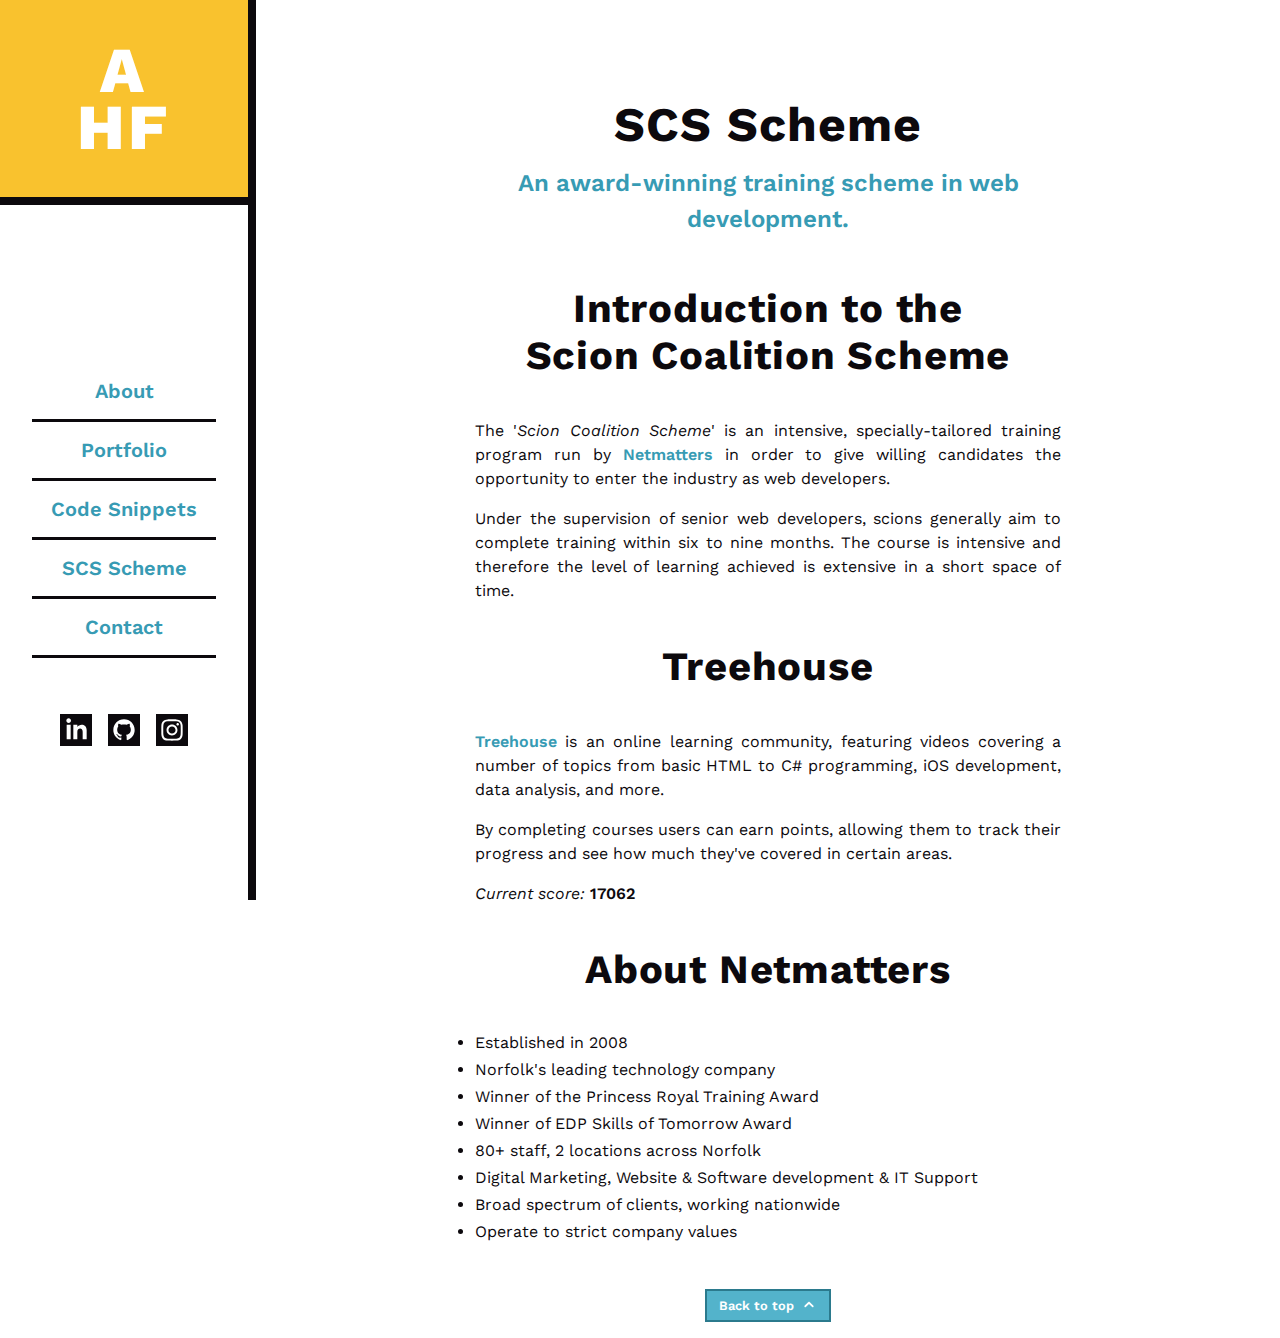
<file: scs-scheme.html>
<!DOCTYPE html>
<html lang="en">

<head>
    <meta charset="UTF-8">
    <meta http-equiv="X-UA-Compatible" content="IE=edge">
    <meta name="viewport" content="width=device-width, initial-scale=1.0">

    <title>SCS Scheme | Alex Hort-Francis | SCS Portfolio</title>

    <link rel="apple-touch-icon" sizes="180x180" href="favicon/apple-touch-icon.png">
    <link rel="icon" type="image/png" sizes="32x32" href="favicon/favicon-32x32.png">
    <link rel="icon" type="image/png" sizes="16x16" href="favicon/favicon-16x16.png">
    <link rel="manifest" href="site.webmanifest">

    <meta name="description"
        content="Explore the Scion Coalition Scheme, an award-winning web development training program by Netmatters. Dive into the course details, benefits, and my experience with the scheme.">
    <meta name="keywords"
        content="Alex Hort-Francis, Scion Coalition Scheme, Web Development Training, Netmatters, SCS Portfolio">

    <!-- Open Graph meta tags for social media previews -->
    <meta property="og:title" content="SCS Scheme | Alex Hort-Francis">
    <meta property="og:description"
        content="A deep dive into the Scion Coalition Scheme by Netmatters, its benefits, and my journey with this intensive web development training program.">
    <meta property="og:image" content="images/profile-picture.jpeg">
    <meta property="og:url" content="https://alex-hort-francis.netmatters-scs.co.uk/scs-scheme.html">
    <meta property="og:type" content="website">

    <link type="text/css" rel="stylesheet" href="css/application.css">
    <link rel="preconnect" href="https://fonts.googleapis.com">
    <link rel="preconnect" href="https://fonts.gstatic.com" crossorigin>
    <link href="https://fonts.googleapis.com/css2?family=Work+Sans:ital,wght@0,400;0,600;0,800;1,400;1,600&display=swap"
        rel="stylesheet">
</head>

<body id="top">

    <!-- 'Burger' button to access primary navigation -->
    <button aria-hidden="true" class="primary-nav__menu-button">
        <svg viewBox="0 0 100 100" aria-hidden="true">
            <g class="primary-nav__menu-button-burger-lines">
                <line x1="20" y1="25" x2="80" y2="25" />
                <line x1="20" y1="50" x2="80" y2="50" />
                <line x1="20" y1="75" x2="80" y2="75" />
            </g>
            <g class="primary-nav__menu-button-cross-lines primary-nav__menu-button-cross-lines--hidden">
                <line x1="28" y1="28" x2="72" y2="72" />
                <line x1="28" y1="72" x2="72" y2="28" />
            </g>
        </svg>
    </button>

    <!-- Primary navigation -->
    <aside>
        <nav class="primary-nav primary-nav--hidden">

            <a href="index.php" class="primary-nav__logo"><span>A</span><span>HF</span></a>

            <div class="primary-nav__vertical-flex-container">

                <ul class="primary-nav__subpages-menu"> <!-- Primary navigation -->
                    <li><a href="about.html">About</a></li>
                    <li><a href="index.php#projects">Portfolio</a></li>
                    <li><a href="code-snippets.html">Code Snippets</a></li>
                    <li><a href="scs-scheme.html">SCS Scheme</a></li>
                    <li><a href="index.php#contact">Contact</a></li>
                </ul>

                <ul class="primary-nav__social-media-menu">
                    <li>
                        <a href="https://www.linkedin.com/in/hortfrancis" target="_blank" aria-label="LinkedIn"
                            class="primary-nav__social-media-link primary-nav__social-media-link--linkedin">
                            <svg xmlns="http://www.w3.org/2000/svg" width="24" height="24" viewBox="0 0 24 24"
                                focusable="false" role="img">
                                <title>LinkedIn</title>
                                <path
                                    d="M0 0v24h24v-24h-24zm8 19h-3v-11h3v11zm-1.5-12.268c-.966 0-1.75-.79-1.75-1.764s.784-1.764 1.75-1.764 1.75.79 1.75 1.764-.783 1.764-1.75 1.764zm13.5 12.268h-3v-5.604c0-3.368-4-3.113-4 0v5.604h-3v-11h3v1.765c1.397-2.586 7-2.777 7 2.476v6.759z" />
                            </svg>
                        </a>
                    </li>
                    <li>
                        <a href="https://github.com/hortfrancis" target="_blank" aria-label="GitHub"
                            class="primary-nav__social-media-link primary-nav__social-media-link--github">
                            <svg xmlns="http://www.w3.org/2000/svg" width="24" height="24" viewBox="0 0 24 24"
                                focusable="false" role="img">
                                <title>GitHub</title>
                                <path
                                    d="M0 0v24h24v-24h-24zm14.534 19.59c-.406.078-.534-.171-.534-.384v-2.195c0-.747-.262-1.233-.55-1.481 1.782-.198 3.654-.875 3.654-3.947 0-.874-.311-1.588-.824-2.147.083-.202.357-1.016-.079-2.117 0 0-.671-.215-2.198.82-.639-.18-1.323-.267-2.003-.271-.68.003-1.364.091-2.003.269-1.528-1.035-2.2-.82-2.2-.82-.434 1.102-.16 1.915-.077 2.118-.512.56-.824 1.273-.824 2.147 0 3.064 1.867 3.751 3.645 3.954-.229.2-.436.552-.508 1.07-.457.204-1.614.557-2.328-.666 0 0-.423-.768-1.227-.825 0 0-.78-.01-.055.487 0 0 .525.246.889 1.17 0 0 .463 1.428 2.688.944v1.489c0 .211-.129.459-.528.385-3.18-1.057-5.472-4.056-5.472-7.59 0-4.419 3.582-8 8-8s8 3.581 8 8c0 3.533-2.289 6.531-5.466 7.59z" />
                            </svg>
                        </a>
                    </li>
                    <li>
                        <a href="https://www.instagram.com/hortfrancis/" target="_blank" aria-label="Instagram"
                            class="primary-nav__social-media-link primary-nav__social-media-link--instagram">
                            <svg xmlns="http://www.w3.org/2000/svg" width="24" height="24" viewBox="0 0 24 24"
                                focusable="false" role="img">
                                <title>Instagram</title>
                                <path
                                    d="M14.667 12c0 1.473-1.194 2.667-2.667 2.667-1.473 0-2.667-1.193-2.667-2.667 0-1.473 1.194-2.667 2.667-2.667 1.473 0 2.667 1.194 2.667 2.667zm3.846-3.232c.038.843.046 1.096.046 3.232s-.008 2.389-.046 3.233c-.1 2.15-1.109 3.181-3.279 3.279-.844.038-1.097.047-3.234.047-2.136 0-2.39-.008-3.232-.046-2.174-.099-3.181-1.132-3.279-3.279-.039-.845-.048-1.098-.048-3.234s.009-2.389.047-3.232c.099-2.152 1.109-3.181 3.279-3.279.844-.039 1.097-.047 3.233-.047s2.39.008 3.233.046c2.168.099 3.18 1.128 3.28 3.28zm-2.405 3.232c0-2.269-1.84-4.108-4.108-4.108-2.269 0-4.108 1.839-4.108 4.108 0 2.269 1.84 4.108 4.108 4.108 2.269 0 4.108-1.839 4.108-4.108zm1.122-4.27c0-.53-.43-.96-.96-.96s-.96.43-.96.96.43.96.96.96c.531 0 .96-.43.96-.96zm6.77-7.73v24h-24v-24h24zm-4 12c0-2.172-.009-2.445-.048-3.298-.131-2.902-1.745-4.52-4.653-4.653-.854-.04-1.126-.049-3.299-.049s-2.444.009-3.298.048c-2.906.133-4.52 1.745-4.654 4.653-.039.854-.048 1.127-.048 3.299 0 2.173.009 2.445.048 3.298.134 2.906 1.746 4.521 4.654 4.654.854.039 1.125.048 3.298.048s2.445-.009 3.299-.048c2.902-.133 4.522-1.745 4.653-4.654.039-.853.048-1.125.048-3.298z" />
                            </svg>
                        </a>
                    </li>
                </ul>

            </div>

        </nav>
    </aside>

    <!-- Main page content -->
    <div class="layout-vertical-flex-container">
        <div class="subpage__layout-horizontal-container">

            <header>
                <hgroup class="subpage__heading-group">
                    <h1>SCS Scheme</h1>
                    <p class="subpage__subheading">An award-winning training scheme in web development.</p>
                </hgroup>
            </header>

            <main>

                <h2>Introduction to the Scion Coalition Scheme</h2>
                <p>The '<em>Scion Coalition Scheme</em>' is an intensive, specially-tailored training program run by <a
                        href="https://www.netmatters.co.uk/" target="_blank"><strong>Netmatters</strong></a> in order to
                    give willing candidates the opportunity to enter the industry as web developers.
                <p>Under the supervision of senior web developers, scions generally aim to complete training within six
                    to
                    nine
                    months. The course is
                    intensive and therefore the level of learning achieved is extensive in a short space of time.</p>

                <h2>Treehouse</h2>
                <p><a href="https://teamtreehouse.com/profiles/hortfrancis"
                        target="_blank"><strong>Treehouse</strong></a>
                    is an
                    online learning
                    community, featuring videos covering a number of topics from basic HTML to C#
                    programming, iOS development, data analysis, and more.</p>
                <p>By completing courses users can earn points, allowing them to track their progress and see how much
                    they've
                    covered in certain areas.</p>
                <p><i>Current score:</i> <b>17062</b></p>

                <h2>About Netmatters</h2>

                <ul>
                    <li>Established in 2008</li>
                    <li>Norfolk's leading technology company</li>
                    <li>Winner of the Princess Royal Training Award</li>
                    <li>Winner of EDP Skills of Tomorrow Award</li>
                    <li>80+ staff, 2 locations across Norfolk</li>
                    <li>Digital Marketing, Website & Software development & IT Support</li>
                    <li>Broad spectrum of clients, working nationwide</li>
                    <li>Operate to strict company values
                </ul>

            </main>
        </div>
        <footer class="footer">
            <a href="#top" class="footer__back-to-top-link">Back to top
                <svg class="icon">
                    <use href="icons/symbol-defs.svg#icon-chevron-up"></use>
                </svg>
            </a>
        </footer>
    </div>

    <!-- JavaScript script import -->
    <script src="js/navMenuToggle.js"></script>
</body>

</html>
</file>
<file: css/application.css>
@charset "UTF-8";
html {
  scroll-behavior: smooth;
}

*,
*:before,
*:after {
  box-sizing: border-box;
}

body {
  margin: 0;
}

ul {
  padding: 0;
  margin: 0;
}

.footer__back-to-top-link, .contact-form__input-group button, .projects__card a {
  display: inline-block;
  padding: 1ex 1em;
  border: 0.2em solid #2b7a8d;
  background-color: #53B3CB;
  color: #FFF;
  font-weight: 600;
  cursor: pointer;
}
.footer__back-to-top-link:hover, .contact-form__input-group button:hover, .projects__card a:hover, .footer__back-to-top-link:focus, .contact-form__input-group button:focus, .projects__card a:focus {
  background-color: #F9C22E;
  color: white;
  border: 0.2em solid #bc8a05;
  text-decoration: none;
}
.footer__back-to-top-link:active, .contact-form__input-group button:active, .projects__card a:active {
  background-color: #bc8a05;
  color: white;
}
.footer__back-to-top-link:visited, .contact-form__input-group button:visited, .projects__card a:visited {
  color: #FFF;
}

body {
  font-size: 1rem;
}

body,
input,
textarea {
  color: #0C090D;
  font-family: "Work Sans", Helvetica, Arial, sans-serif;
}

h1,
h2 {
  text-align: center;
  letter-spacing: 0.02em;
}

h1 {
  font-size: 3rem;
}

h2 {
  font-size: 2.5rem;
  margin: 1em;
}

h3 {
  font-size: 2rem;
}

h4 {
  font-weight: 600;
}

p {
  line-height: 1.5;
  text-align: justify;
}

a {
  color: #379bb4;
  text-decoration: none;
}
a:hover {
  text-decoration: underline;
}
a:visited {
  color: #25697a;
}

b,
strong {
  font-weight: 600;
}

li {
  margin-bottom: 0.5em;
}

input::placeholder,
textarea::placeholder {
  font-style: italic;
  color: #9575a0;
}

code,
pre {
  font-family: "JetBrains Mono", monospace;
  background-color: #e0d7e3;
  color: #13363f;
  font-size: 0.8rem;
}

code {
  padding: 0.25ch 0.5ch;
}

pre {
  padding: 1.5rem;
  overflow-x: scroll;
  margin: 1.5rem 0;
}
pre b {
  color: #25697a;
  font-weight: 600;
}

pre:before {
  display: block;
  padding: 1ch;
  font-size: 0.8rem;
  font-weight: 600;
  font-style: italic;
  color: #523d58;
}

pre.code-html:before {
  content: "HTML";
}

pre.code-scss:before {
  content: "SCSS";
}

pre.code-javascript:before {
  content: "JavaScript";
}

pre.code-php:before {
  content: "PHP";
}

.no-line-break {
  white-space: nowrap;
}

.layout-vertical-flex-container {
  display: flex;
  flex-direction: column;
  min-height: 100vh;
}
.layout-vertical-flex-container > :last-child {
  margin-top: auto;
}
@media (min-width: 900px) {
  .layout-vertical-flex-container {
    margin-left: 16rem;
  }
}

.icon {
  display: inline-block;
  width: 1rem;
  height: 1rem;
  fill: #53B3CB;
  margin-right: 0.5rem;
}

.primary-nav {
  display: flex;
  flex-direction: column;
  width: 16rem;
  position: fixed;
  height: 100vh;
  border-right: 0.5rem solid #0C090D;
  background-color: #FFF;
}
.primary-nav ul {
  list-style: none;
  padding: 0;
}

.primary-nav__vertical-flex-container {
  display: flex;
  flex-direction: column;
  height: 100%;
  justify-content: center;
}

@media (max-width: calc(900px - 1px)) {
  .primary-nav--full-screen {
    width: 100vw;
    height: 100vh;
    position: fixed;
    top: 0;
    left: 0;
    z-index: 10;
    border-right: none;
  }
  .primary-nav--full-screen .primary-nav__subpages-menu li {
    max-width: 400px;
    margin-left: auto;
    margin-right: auto;
  }
}

@media (max-width: calc(900px - 1px)) {
  .primary-nav--hidden {
    position: absolute;
    width: 1px;
    height: 1px;
    padding: 0;
    margin: -1px;
    overflow: hidden;
    clip: rect(0, 0, 0, 0);
    white-space: nowrap;
    border: 0;
  }
}

#banner {
  display: flex;
  justify-content: center;
  align-items: center;
  height: 100vh;
  background-color: #53B3CB;
}

#projects {
  padding-top: 0.01rem;
}

.projects__layout-grid-container {
  display: grid;
  gap: 1.5rem;
  margin: 0 1rem;
}
@media (min-width: 650px) {
  .projects__layout-grid-container {
    max-width: 600px;
    margin: 0 auto;
  }
}
@media (min-width: 900px) {
  .projects__layout-grid-container {
    grid-template-columns: repeat(2, 1fr);
    max-width: none;
    margin: 0 1rem;
  }
}
@media (min-width: 1200px) {
  .projects__layout-grid-container {
    grid-template-columns: repeat(3, 1fr);
  }
}
@media (min-width: 1650px) {
  .projects__layout-grid-container {
    max-width: 1600px;
    margin: 0 auto;
  }
}

.contact-form {
  padding: 1rem;
}

.footer {
  display: flex;
  justify-content: center;
  margin-bottom: 1rem;
}

.subpage ul {
  padding: 1.2rem;
}
.subpage hr {
  border: 0.1rem solid #53B3CB;
}

.subpage__layout-horizontal-container {
  max-width: 65ch;
  width: 100%;
  padding: 0 2rem;
  margin: 0 auto;
}
.subpage__layout-horizontal-container main {
  margin-bottom: 3rem;
}

.primary-nav__menu-button {
  width: 5rem;
  height: 5rem;
  position: fixed;
  top: 1rem;
  right: 1rem;
  z-index: 20;
  padding: 0;
  border: 0.5rem solid #0C090D;
  background-color: #FFF;
  cursor: pointer;
}
@media (min-width: 900px) {
  .primary-nav__menu-button {
    display: none;
  }
}
.primary-nav__menu-button svg {
  width: 100%;
  height: 100%;
  stroke: #0C090D;
  stroke-width: 12%;
}
.primary-nav__menu-button svg g.primary-nav__menu-button-burger-lines,
.primary-nav__menu-button svg g.primary-nav__menu-button-cross-lines {
  transform-origin: center;
  transition: 300ms;
}
.primary-nav__menu-button svg g.primary-nav__menu-button-burger-lines--hidden {
  opacity: 0;
  rotate: 45deg;
}
.primary-nav__menu-button svg g.primary-nav__menu-button-cross-lines--hidden {
  opacity: 0;
  rotate: -45deg;
}
.primary-nav__menu-button:hover, .primary-nav__menu-button:focus-visible {
  background-color: #F9C22E;
}
.primary-nav__menu-button:focus, .primary-nav__menu-button:focus-visible {
  outline: 1rem solid #F9C22E;
}

.primary-nav__logo {
  display: flex;
  flex-direction: column;
  justify-content: center;
  align-items: center;
  padding: 2rem;
  border-bottom: 0.5rem solid #0C090D;
  background-color: #53B3CB;
  font-size: 4rem;
  font-weight: 800;
}
.primary-nav__logo span {
  display: block;
  color: #FFF;
  letter-spacing: 0.05em;
}
.primary-nav__logo span:first-child {
  margin-bottom: -1.2rem;
}
.primary-nav__logo:visited {
  color: #53B3CB;
}
.primary-nav__logo:hover, .primary-nav__logo:focus {
  background-color: #F9C22E;
  text-decoration: none;
}
.primary-nav__logo:active span {
  color: black;
}

.primary-nav__subpages-menu {
  margin: 2rem;
  font-size: 1.25rem;
  font-weight: 600;
}
.primary-nav__subpages-menu li {
  border-bottom: 0.2rem solid #0C090D;
  margin: 0;
}
.primary-nav__subpages-menu li a {
  display: block;
  padding: 1rem;
  text-align: center;
}
.primary-nav__subpages-menu li a:visited {
  color: #53B3CB;
}
.primary-nav__subpages-menu li a:hover {
  text-decoration: none;
  color: #FFF;
  background-color: #F9C22E;
}
.primary-nav__subpages-menu li a:focus {
  outline: 1rem solid #F9C22E;
}
.primary-nav__subpages-menu li a:active {
  color: #0C090D;
}

.primary-nav__social-media-menu {
  display: flex;
  flex-direction: row;
  margin: 1rem auto;
}
.primary-nav__social-media-menu li {
  margin: 0.5rem;
}

.primary-nav__social-media-link {
  display: inline-block;
  text-decoration: none;
  margin: 0;
  padding: 0;
  width: 2rem;
  height: 2rem;
}
.primary-nav__social-media-link svg {
  width: 100%;
  height: 100%;
  fill: #0C090D;
}

.primary-nav__social-media-link--linkedin:hover svg {
  fill: #0077b5;
}

.primary-nav__social-media-link--instagram:hover svg {
  fill: #E1306C;
}

.primary-nav__social-media-link--github:hover svg {
  fill: #6E40C9;
}

.banner__heading-group {
  padding: 0 2em 1em;
  border: 1ex solid #0C090D;
  background-color: #FFF;
  font-size: 2.5vw;
}
@media (min-width: 650px) {
  .banner__heading-group {
    font-size: 1rem;
  }
}

.banner__heading {
  font-size: 3em;
}

.banner__subheading {
  font-size: 1.25em;
  font-weight: 600;
  text-align: center;
  color: #2b7a8d;
}

.projects__card {
  display: flex;
  flex-direction: column;
  justify-content: space-between;
  border: 1ex solid #0C090D;
}

.projects__card img {
  display: block;
  max-width: 100%;
}

.projects__card-text-area {
  padding: 1em;
}
.projects__card-text-area h3 {
  margin: 0.5rem 0 1.5rem;
}

.projects__card-tech-list {
  padding: 0;
  list-style-type: none;
}
.projects__card-tech-list li {
  display: inline-flex;
  align-items: center;
  margin-right: 1.5rem;
  margin-bottom: 1rem;
}

.projects__card-button-group {
  padding: 1em;
}

.projects__card-button {
  margin-top: 1rem;
  margin-right: 1rem;
}

.contact-form__input-group {
  margin-bottom: 3rem;
}
.contact-form__input-group label {
  display: block;
  margin-bottom: 1rem;
  font-weight: 600;
  font-size: 1.2rem;
}
.contact-form__input-group label:after {
  content: ":";
}
.contact-form__input-group label i {
  color: #9575a0;
  font-weight: normal;
}
.contact-form__input-group input,
.contact-form__input-group textarea {
  display: block;
  width: 100%;
  padding: 1em;
  border: 0.5ex solid #0C090D;
  font-size: 1.2rem;
}
.contact-form__input-group button {
  font-size: 1.5rem;
}
.contact-form__input-group input:not(:placeholder-shown):invalid,
.contact-form__input-group textarea:not(:placeholder-shown):invalid {
  border-color: #CC8328;
}
.contact-form__input-group input:not(:placeholder-shown).contact-form__input-field--needs-changing,
.contact-form__input-group textarea:not(:placeholder-shown).contact-form__input-field--needs-changing {
  border-color: #E01A4F;
}
.contact-form__input-group input:focus,
.contact-form__input-group textarea:focus {
  outline: none;
  border-color: #F9C22E;
}
.contact-form__input-group input:not(:placeholder-shown):valid,
.contact-form__input-group textarea:not(:placeholder-shown):valid {
  border-color: #7BCC98;
}
.contact-form__input-group input:not(:placeholder-shown).contact-form__input-field--definitely-valid,
.contact-form__input-group textarea:not(:placeholder-shown).contact-form__input-field--definitely-valid {
  border-color: #399359;
}
.contact-form__input-group input.contact-form__input-field--presubmission-invalid,
.contact-form__input-group textarea.contact-form__input-field--presubmission-invalid {
  border-color: #E01A4F;
}

.contact-form__error-indicator {
  color: #E01A4F;
  font-size: 1rem;
  margin: 0.5rem;
  font-style: italic;
  font-weight: bold;
  position: absolute;
}
.contact-form__error-indicator:before {
  content: "▲";
  margin-right: 0.5em;
  font-style: normal;
}

.contact-form__error-indicator--hidden {
  display: none;
}

.contact-form__success-indicator {
  display: flex;
  align-items: center;
  justify-content: center;
  position: fixed;
  top: 0;
  left: 0;
  width: 100%;
  height: 100%;
  pointer-events: none;
  opacity: 0;
  transition: opacity 0.3s;
}
.contact-form__success-indicator .contact-form__success-indicator-text {
  display: block;
  padding: 3rem;
  background-color: #399359;
  color: #FFF;
}

.contact-form__success-indicator--visible {
  opacity: 1;
}

.contact-form__submission-fail-indicator {
  display: flex;
  align-items: center;
  justify-content: center;
  position: fixed;
  top: 0;
  left: 0;
  width: 100%;
  height: 100%;
  pointer-events: none;
  opacity: 0;
  transition: opacity 0.3s;
}
.contact-form__submission-fail-indicator span {
  display: block;
  padding: 3rem;
  background-color: #E01A4F;
  color: #FFF;
}

.contact-form__fail-indicator--visible {
  opacity: 1;
}

.footer__back-to-top-link {
  display: flex;
  align-items: center;
  font-size: 0.8rem;
}
.footer__back-to-top-link .icon {
  fill: #FFF;
  margin-left: 0.5em;
  margin-right: 0;
}

.subpage__heading-group {
  margin-top: 6rem;
  margin-bottom: 3rem;
}
.subpage__heading-group h1,
.subpage__heading-group p {
  margin: 0;
  margin-bottom: 0.25em;
  text-align: center;
}

.subpage__subheading {
  color: #379bb4;
  font-size: 1.5rem;
  font-weight: 600;
}

.subpage__subheading--small {
  margin: 1.5rem 0 0;
  font-size: 1.2rem;
  font-weight: 600;
  text-align: left;
}

.subpage__content--coding-snippets h2 {
  margin-left: 0;
  margin-right: 0;
  font-size: 2rem;
  text-align: left;
}
.subpage__content--coding-snippets p {
  text-align: left;
}
.subpage__content--coding-snippets pre code {
  display: inline-block;
  margin-right: 1.5rem;
}

.subpage__accordion-section-heading-group {
  display: flex;
  align-items: center;
  gap: 0.5rem;
}

.subpage__accordion-section-content {
  display: none;
}

.subpage__accordion-section-open-close-button {
  width: 4rem;
  height: 4rem;
  min-width: 4rem;
  min-height: 4rem;
  border: none;
  background-color: transparent;
  cursor: pointer;
}
.subpage__accordion-section-open-close-button .icon {
  fill: #0C090D;
  width: 100%;
  height: 100%;
  transition: transform 0.2s ease-in-out;
}
.subpage__accordion-section-open-close-button .icon:hover {
  fill: #F9C22E;
}
.subpage__accordion-section-open-close-button .icon:active {
  fill: #53B3CB;
}

.subpage__accordion-section--open .subpage__accordion-section-open-close-button .icon {
  transform: rotate(90deg);
}
.subpage__accordion-section--open .subpage__accordion-section-content {
  display: block;
}

.subpage__image-container {
  width: 50vw;
  max-width: 20em;
  border: 0.5rem solid #0C090D;
  margin: 1rem auto;
}
.subpage__image-container img {
  display: block;
  margin: 0;
  width: 100%;
  height: auto;
}
@media (min-width: 650px) {
  .subpage__image-container {
    width: 33.33vw;
  }
}

/*# sourceMappingURL=application.css.map */
</file>
